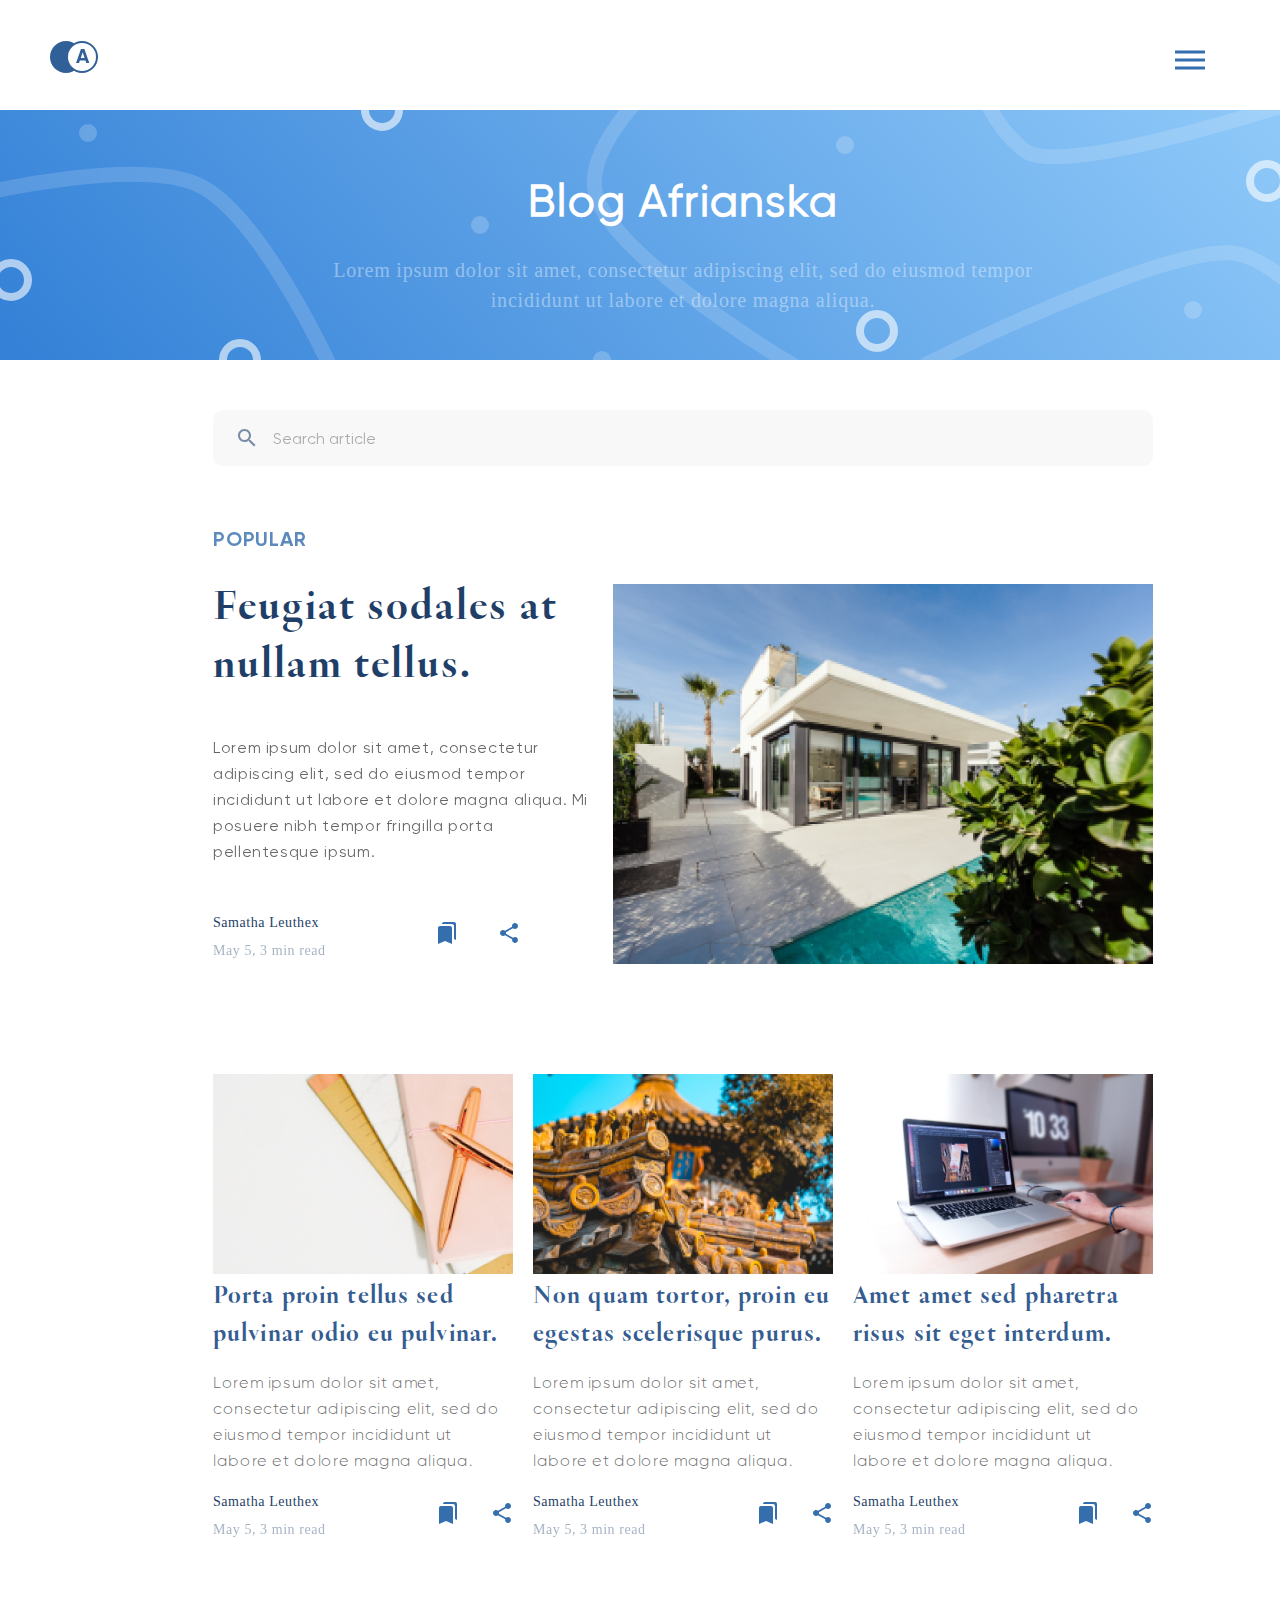
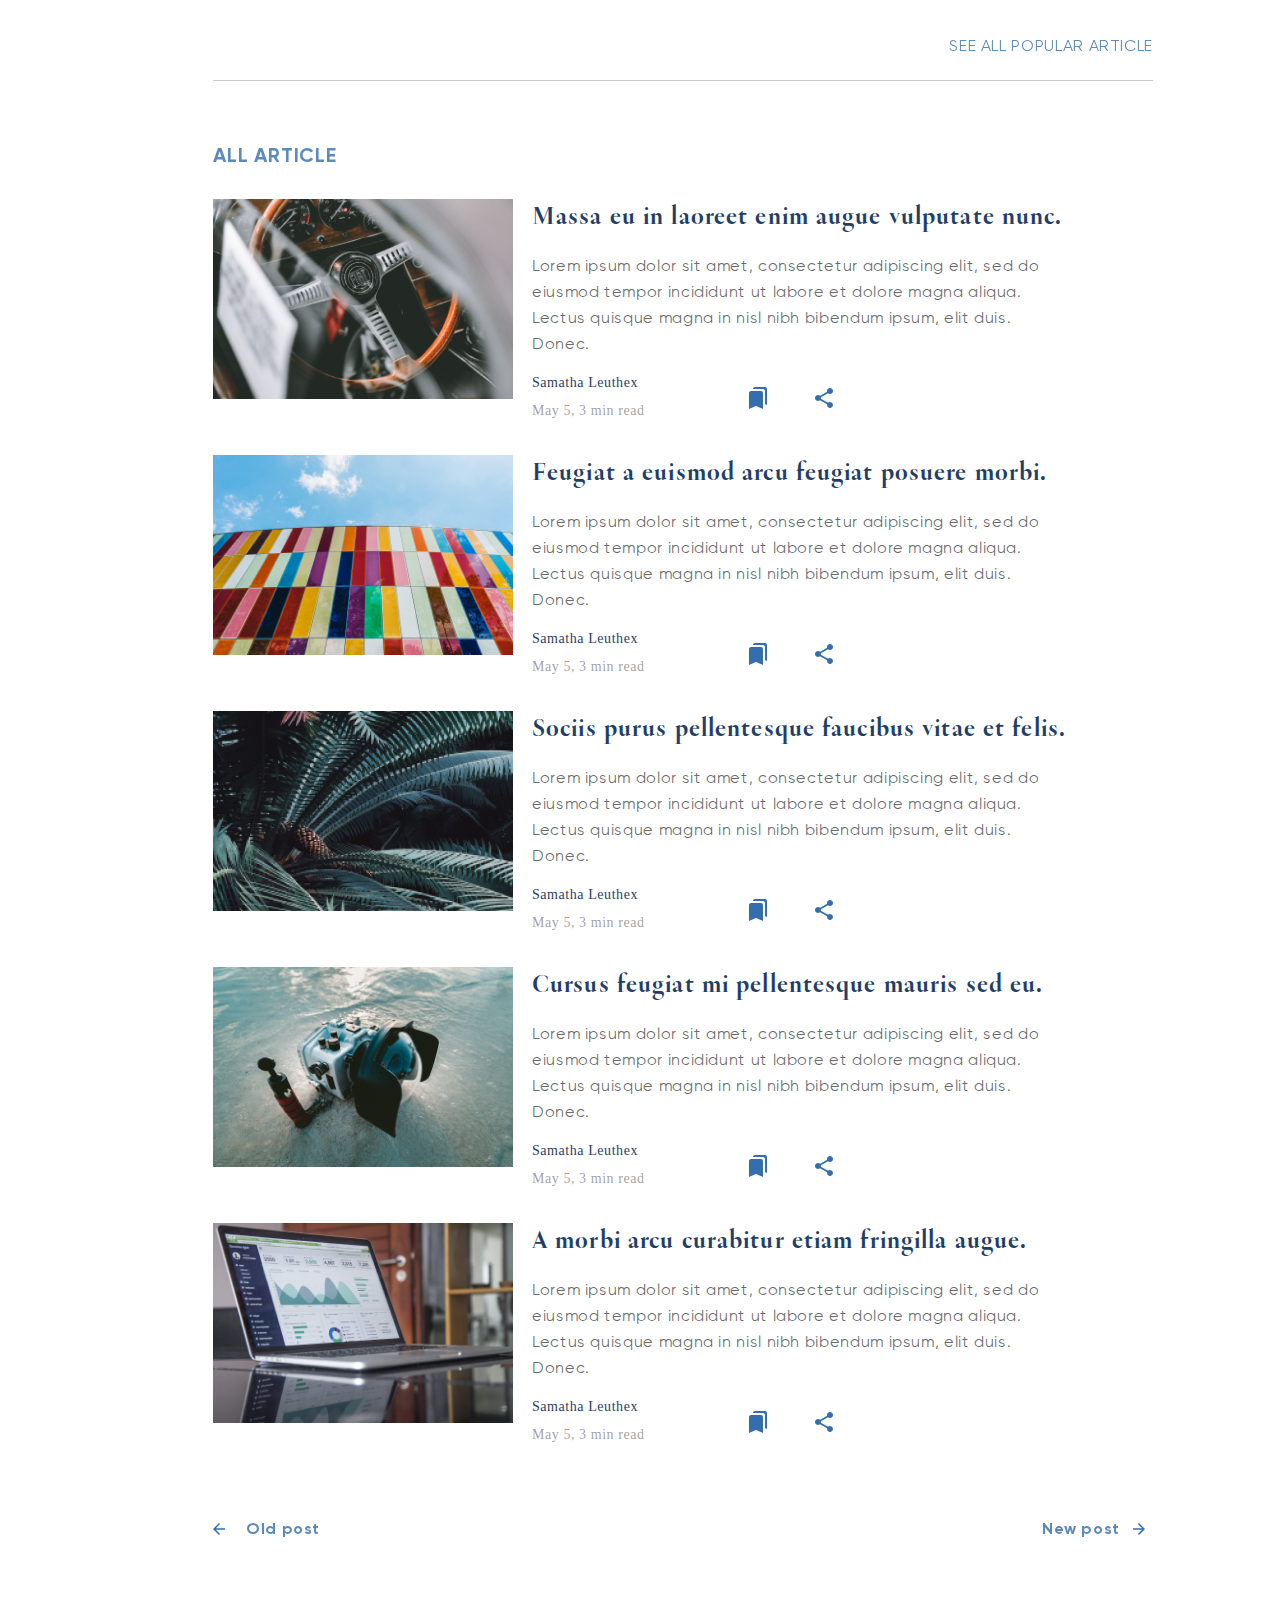
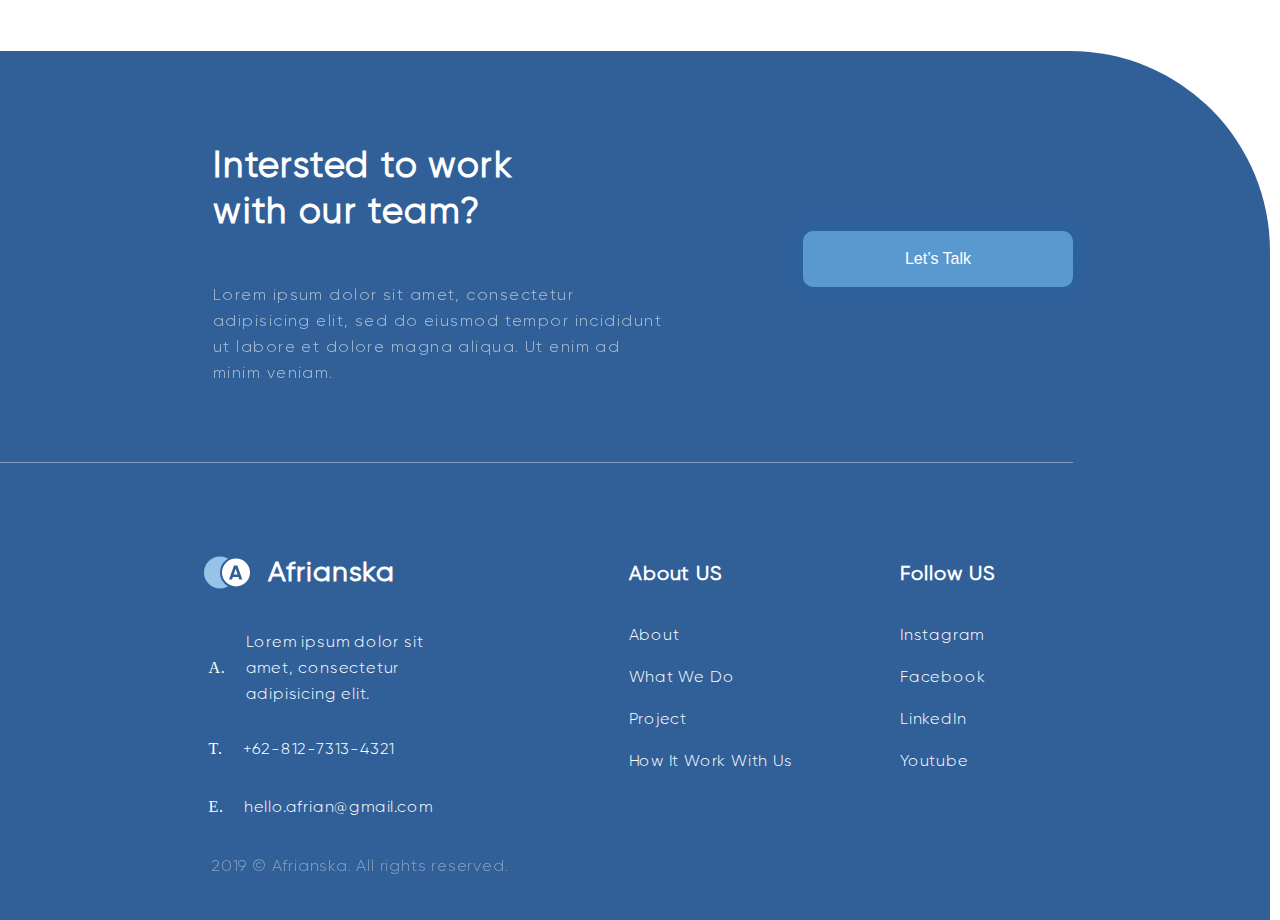
<file: MS_articles/index.html>
<!DOCTYPE html>
<html lang="en">
  <head>
    <meta charset="UTF-8" />
    <meta http-equiv="X-UA-Compatible" content="IE=edge" />
    <meta name="viewport" content="width=device-width, initial-scale=1.0" />
    <title>MediaSoft project</title>
    <link rel="stylesheet" href="style.css" />
  </head>
  <body>
    <header class="header">
      <div class="header__block">
        <div class="logo">
          <a href="#" class="logo_img">
            <img src="img/logo.svg" alt="logo" />
          </a>
        </div>
        <div class="burger-menu">
          <a href="#" class="burger-menu__button">
            <span class="burger-menu__lines"></span>
          </a>

          <nav class="burger-menu__nav">
            <details>
              <summary class="burger-menu__summary-1">About us</summary>
              <ul class="burger-list">
                <li class="burger-menu-el">
                  <a href="#section-1" class="burger-menu__link"
                    >Search articles</a
                  >
                </li>
                <li class="burger-menu-el">
                  <a href="#section-2" class="burger-menu__link"
                    >Popular articles</a
                  >
                </li>
                <li class="burger-menu-el">
                  <a href="#section-3" class="burger-menu__link"
                    >All articles</a
                  >
                </li>
                <li class="burger-menu-el">
                  <a href="#section-4" class="burger-menu__link">Contacts</a>
                </li>
              </ul>
            </details>

            <details>
              <summary class="burger-menu__summary">Follow us</summary>
              <ul class="burger-list">
                <li class="burger-menu-el">
                  <a
                    href="https://www.instagram.com/"
                    class="burger-menu__link"
                    target="_blanc"
                    >Instagram</a
                  >
                </li>
                <li class="burger-menu-el">
                  <a
                    href="www-linkedin.com"
                    class="burger-menu__link"
                    target="_blanc"
                    >LinkedIn</a
                  >
                </li>
                <li class="burger-menu-el">
                  <a
                    href="https://www.facebook.com/"
                    class="burger-menu__link"
                    target="_blanc"
                    >Facebook</a
                  >
                </li>
                <li class="burger-menu-el">
                  <a
                    href="https://vk.com/"
                    class="burger-menu__link"
                    target="_blanc"
                    >Vk</a
                  >
                </li>
              </ul>
            </details>

            <details>
              <summary class="burger-menu__summary">More info</summary>
              <ul class="burger-list">
                <li class="burger-menu-el">
                  <a href="#section-1" class="burger-menu__link"
                    >Information block 1</a
                  >
                </li>
                <li class="burger-menu-el">
                  <a href="#section-1" class="burger-menu__link"
                    >Information block 2</a
                  >
                </li>
                <li class="burger-menu-el">
                  <a href="#section-1" class="burger-menu__link"
                    >Information block 3</a
                  >
                </li>
                <li class="burger-menu-el">
                  <a href="#section-1" class="burger-menu__link"
                    >Information block 4</a
                  >
                </li>
                <li class="burger-menu-el">
                  <a href="#section-1" class="burger-menu__link"
                    >Information block 5</a
                  >
                </li>
                <li class="burger-menu-el">
                  <a href="#section-1" class="burger-menu__link"
                    >Information block 6</a
                  >
                </li>
                <li class="burger-menu-el">
                  <a href="#section-1" class="burger-menu__link"
                    >Information block 7</a
                  >
                </li>
              </ul>
            </details>
          </nav>

          <div class="burger-menu__overlay"></div>
        </div>
      </div>
    </header>

    <section id="section-1" class="head-section">
      <div class="head-content">
        <h1 class="head-section__header">Blog Afrianska</h1>
        <p class="head-section__paragraph">
          Lorem ipsum dolor sit amet, consectetur adipiscing elit, sed do
          eiusmod tempor incididunt ut labore et dolore magna aliqua.
        </p>
      </div>
      <div class="head-section__search">
        <input
          class="head-section__search-bar"
          name="s"
          placeholder="Search article"
          type="search"
        />
      </div>
    </section>

    <section id="section-2" class="articles">
      <div class="top-article">
        <p class="articles__category">POPULAR</p>
        <div class="top-article__left">
          <a class="top-article__link" href="">
            <h2 class="top-article__header">
              Feugiat sodales at nullam tellus.
            </h2></a
          >

          <p class="top-article__paragraph">
            Lorem ipsum dolor sit amet, consectetur adipiscing elit, sed do
            eiusmod tempor incididunt ut labore et dolore magna aliqua. Mi
            posuere nibh tempor fringilla porta pellentesque ipsum.
          </p>
          <div class="top-article__data">
            <div class="top-article__data-container">
              <p class="top-article__name">Samatha Leuthex</p>
              <p class="top-article__month">May 5, 3 min read</p>
            </div>
            <div class="top-article__social-media-container">
              <a href="">
                <img
                  src="img/baseline-bookmarks-24px.svg"
                  alt=""
                  class="top-article__bookmark"
              /></a>
              <a href="">
                <img
                  src="img/ic_share_24px.svg"
                  alt=""
                  class="top-article__resend"
              /></a>
            </div>
          </div>
        </div>
        <div class="top-article__right">
          <img
            class="top-article__picture"
            src="img/Rectangle 5.jpg"
            alt="villa_picture"
          />
        </div>
      </div>
      <div class="another-articles">
        <div class="another-article__one">
          <img src="img/aa_1.jpg" alt="copybooks and pen" />
          <a class="another-articles__link" href="">
            <h3 class="another-article__header">
              Porta proin tellus sed pulvinar odio eu pulvinar.
            </h3>
          </a>
          <p class="another-article__paragraph">
            Lorem ipsum dolor sit amet, consectetur adipiscing elit, sed do
            eiusmod tempor incididunt ut labore et dolore magna aliqua.
          </p>
          <div class="another-articles__data">
            <div class="another-articles__data-container">
              <p class="another-articles__name">Samatha Leuthex</p>
              <p class="another-articles__month">May 5, 3 min read</p>
            </div>
            <div class="another-articles__social-media-container">
              <a href="">
                <img
                  src="img/baseline-bookmarks-24px.svg"
                  alt=""
                  class="another-articles__bookmark"
              /></a>
              <a href="">
                <img
                  src="img/ic_share_24px.svg"
                  alt=""
                  class="another-articles__resend"
              /></a>
            </div>
          </div>
        </div>
        <div class="another-article__two">
          <img src="img/aa_2.jpg" alt="copybooks and pen" />
          <h3 class="another-article__header">
            Non quam tortor, proin eu egestas scelerisque purus.
          </h3>
          <p class="another-article__paragraph">
            Lorem ipsum dolor sit amet, consectetur adipiscing elit, sed do
            eiusmod tempor incididunt ut labore et dolore magna aliqua.
          </p>
          <div class="another-articles__data">
            <div class="another-articles__data-container">
              <p class="another-articles__name">Samatha Leuthex</p>
              <p class="another-articles__month">May 5, 3 min read</p>
            </div>
            <div class="another-articles__social-media-container">
              <a href="">
                <img
                  src="img/baseline-bookmarks-24px.svg"
                  alt=""
                  class="another-articles__bookmark"
              /></a>
              <a href="">
                <img
                  src="img/ic_share_24px.svg"
                  alt=""
                  class="another-articles__resend"
              /></a>
            </div>
          </div>
        </div>
        <div class="another-article__three">
          <img src="img/aa_3.jpg" alt="copybooks and pen" />
          <h3 class="another-article__header">
            Amet amet sed pharetra risus sit eget interdum.
          </h3>
          <p class="another-article__paragraph">
            Lorem ipsum dolor sit amet, consectetur adipiscing elit, sed do
            eiusmod tempor incididunt ut labore et dolore magna aliqua.
          </p>
          <div class="another-articles__data">
            <div class="another-articles__data-container">
              <p class="another-articles__name">Samatha Leuthex</p>
              <p class="another-articles__month">May 5, 3 min read</p>
            </div>
            <div class="another-articles__social-media-container">
              <a href="">
                <img
                  src="img/baseline-bookmarks-24px.svg"
                  alt=""
                  class="another-articles__bookmark"
              /></a>
              <a href="">
                <img
                  src="img/ic_share_24px.svg"
                  alt=""
                  class="another-articles__resend"
              /></a>
            </div>
          </div>
        </div>
      </div>
      <a class="articles-popular__link" href=""
        ><p class="articles__popular">See All Popular Article</p></a
      >
    </section>

    <section id="section-3" class="articles-list">
      <div class="articles-list_container">
        <p class="articles-list__category">ALL ARTICLE</p>
        <div class="articles-list__picture">
          <img src="img/Articles-list one.jpg" alt="" />
        </div>
        <div class="articles-list__data">
          <a class="articles-list__header-link" href=""
            ><h4 class="articles-list__header">
              Massa eu in laoreet enim augue vulputate nunc.
            </h4></a
          >
          <p class="articles-list__paragraph">
            Lorem ipsum dolor sit amet, consectetur adipiscing elit, sed do
            eiusmod tempor incididunt ut labore et dolore magna aliqua. Lectus
            quisque magna in nisl nibh bibendum ipsum, elit duis. Donec.
          </p>
          <div class="articles-list_data-name">
            <div class="articles-list__data-container">
              <p class="articles-list__name">Samatha Leuthex</p>
              <p class="articles-list__month">May 5, 3 min read</p>
            </div>
            <div class="articles-list__social-media-container">
              <a href="">
                <img
                  src="img/baseline-bookmarks-24px.svg"
                  alt=""
                  class="articles-list__bookmark"
              /></a>
              <a href="">
                <img
                  src="img/ic_share_24px.svg"
                  alt=""
                  class="articles-list__resend"
              /></a>
            </div>
          </div>
        </div>
      </div>
      <div class="articles-list_container">
        <div class="articles-list__picture">
          <img src="img/Articles-list two.jpg" alt="" />
        </div>
        <div class="articles-list__data">
          <a class="articles-list__header-link" href=""
            ><h4 class="articles-list__header">
              Feugiat a euismod arcu feugiat posuere morbi.
            </h4></a
          >
          <p class="articles-list__paragraph">
            Lorem ipsum dolor sit amet, consectetur adipiscing elit, sed do
            eiusmod tempor incididunt ut labore et dolore magna aliqua. Lectus
            quisque magna in nisl nibh bibendum ipsum, elit duis. Donec.
          </p>
          <div class="articles-list_data-name">
            <div class="articles-list__data-container">
              <p class="articles-list__name">Samatha Leuthex</p>
              <p class="articles-list__month">May 5, 3 min read</p>
            </div>
            <div class="articles-list__social-media-container">
              <a href="">
                <img
                  src="img/baseline-bookmarks-24px.svg"
                  alt=""
                  class="articles-list__bookmark"
              /></a>
              <a href="">
                <img
                  src="img/ic_share_24px.svg"
                  alt=""
                  class="articles-list__resend"
              /></a>
            </div>
          </div>
        </div>
      </div>
      <div class="articles-list_container">
        <div class="articles-list__picture">
          <img src="img/Articles-list three.jpg" alt="" />
        </div>
        <div class="articles-list__data">
          <a class="articles-list__header-link" href=""
            ><h4 class="articles-list__header">
              Sociis purus pellentesque faucibus vitae et felis.
            </h4></a
          >
          <p class="articles-list__paragraph">
            Lorem ipsum dolor sit amet, consectetur adipiscing elit, sed do
            eiusmod tempor incididunt ut labore et dolore magna aliqua. Lectus
            quisque magna in nisl nibh bibendum ipsum, elit duis. Donec.
          </p>
          <div class="articles-list_data-name">
            <div class="articles-list__data-container">
              <p class="articles-list__name">Samatha Leuthex</p>
              <p class="articles-list__month">May 5, 3 min read</p>
            </div>
            <div class="articles-list__social-media-container">
              <a href="">
                <img
                  src="img/baseline-bookmarks-24px.svg"
                  alt=""
                  class="articles-list__bookmark"
              /></a>
              <a href="">
                <img
                  src="img/ic_share_24px.svg"
                  alt=""
                  class="articles-list__resend"
              /></a>
            </div>
          </div>
        </div>
      </div>
      <div class="articles-list_container">
        <div class="articles-list__picture">
          <img src="img/Articles-list four.jpg" alt="" />
        </div>
        <div class="articles-list__data">
          <a class="articles-list__header-link" href=""
            ><h4 class="articles-list__header">
              Cursus feugiat mi pellentesque mauris sed eu.
            </h4></a
          >
          <p class="articles-list__paragraph">
            Lorem ipsum dolor sit amet, consectetur adipiscing elit, sed do
            eiusmod tempor incididunt ut labore et dolore magna aliqua. Lectus
            quisque magna in nisl nibh bibendum ipsum, elit duis. Donec.
          </p>
          <div class="articles-list_data-name">
            <div class="articles-list__data-container">
              <p class="articles-list__name">Samatha Leuthex</p>
              <p class="articles-list__month">May 5, 3 min read</p>
            </div>
            <div class="articles-list__social-media-container">
              <a href="">
                <img
                  src="img/baseline-bookmarks-24px.svg"
                  alt=""
                  class="articles-list__bookmark"
              /></a>
              <a href="">
                <img
                  src="img/ic_share_24px.svg"
                  alt=""
                  class="articles-list__resend"
              /></a>
            </div>
          </div>
        </div>
      </div>
      <div class="articles-list_container">
        <div class="articles-list__picture">
          <img src="img/Articles-list five.jpg" alt="" />
        </div>
        <div class="articles-list__data">
          <a class="articles-list__header-link" href=""
            ><h4 class="articles-list__header">
              A morbi arcu curabitur etiam fringilla augue.
            </h4></a
          >
          <p class="articles-list__paragraph">
            Lorem ipsum dolor sit amet, consectetur adipiscing elit, sed do
            eiusmod tempor incididunt ut labore et dolore magna aliqua. Lectus
            quisque magna in nisl nibh bibendum ipsum, elit duis. Donec.
          </p>
          <div class="articles-list_data-name">
            <div class="articles-list__data-container">
              <p class="articles-list__name">Samatha Leuthex</p>
              <p class="articles-list__month">May 5, 3 min read</p>
            </div>
            <div class="articles-list__social-media-container">
              <a href="">
                <img
                  src="img/baseline-bookmarks-24px.svg"
                  alt=""
                  class="articles-list__bookmark"
              /></a>
              <a href="">
                <img
                  src="img/ic_share_24px.svg"
                  alt=""
                  class="articles-list__resend"
              /></a>
            </div>
          </div>
        </div>
      </div>
      <div class="articles-list__previous-next">
        <a class="articles-list__bottom-nav-1" href=""
          ><p class="articles-list__old">Old post</p></a
        >
        <a class="articles-list__bottom-nav-2" href=""
          ><p class="articles-list__new">New post</p></a
        >
      </div>
    </section>

    <section id="section-4" class="footer">
      <div class="footer_container">
        <div class="footer_first_container">
          <div class="footer_info">
            <h4 class="footer_header">Intersted to work with our team?</h4>
            <p class="footer_paragraph">
              Lorem ipsum dolor sit amet, consectetur adipisicing elit, sed do
              eiusmod tempor incididunt ut labore et dolore magna aliqua. Ut
              enim ad minim veniam.
            </p>
          </div>
          <button class="footer_button">Let’s Talk</button>
        </div>
        <div class="footer_second_container">
          <div class="footer_contacts">
            <div class="first_column_header">
              <img src="img/footer_logo.svg" alt="logo" />
              <h5 class="footer_second_header">Afrianska</h5>
            </div>

            <ul class="footer_data">
              <li class="footer_elements">
                <p class="footer_letters">A.</p>
                <p class="footer_elements_space">
                  Lorem ipsum dolor sit amet, consectetur adipisicing elit.
                </p>
              </li>
              <li class="footer_elements">
                <p class="footer_letters">T.</p>
                <a class="footer_elements_space" href="tel:+6281273134321"
                  >+62-812-7313-4321</a
                >
              </li>
              <li class="footer_elements">
                <p class="footer_letters">E.</p>
                <a
                  href="mailto:hello.afrian@gmail.com"
                  class="footer_elements_space"
                  >hello.afrian@gmail.com</a
                >
              </li>
            </ul>
          </div>
          <div class="footer_abous-us-data">
            <h5 class="footer_third_header">About US</h5>
            <ul class="footer_about">
              <li class="footer_about_item">
                <a class="footer_about_item_link" href="" target="blank_"
                  >About</a
                >
              </li>
              <li class="footer_about_item">
                <a class="footer_about_item_link" href="" target="blank_"
                  >What We Do</a
                >
              </li>
              <li class="footer_about_item">
                <a class="footer_about_item_link" href="" target="blank_"
                  >Project</a
                >
              </li>
              <li class="footer_about_item">
                <a class="footer_about_item_link" href="" target="blank_"
                  >How It Work With Us</a
                >
              </li>
            </ul>
          </div>
          <div class="footer_social-media-data">
            <h5 class="footer_third_header">Follow US</h5>
            <ul class="footer_social">
              <li class="footer_social_item">
                <a
                  class="footer_social_item__link"
                  href="https://www.instagram.com/"
                  target="blank_"
                  >Instagram</a
                >
              </li>
              <li class="footer_social_item">
                <a
                  class="footer_social_item__link"
                  href="https://www.facebook.com/"
                  target="blank_"
                  >Facebook</a
                >
              </li>
              <li class="footer_social_item">
                <a
                  class="footer_social_item__link"
                  href="https://www.linkedin.com/"
                  target="blank_"
                  >LinkedIn</a
                >
              </li>
              <li class="footer_social_item">
                <a
                  class="footer_social_item__link"
                  href="https://www.youtube.com/"
                  target="blank_"
                  >Youtube</a
                >
              </li>
            </ul>
          </div>
        </div>
        <p class="footer_copyrights">2019 © Afrianska. All rights reserved.</p>
      </div>
    </section>
    <script src="jquery-3.6.0.js"></script>
    <script src="script.js"></script>
  </body>
</html>
</file>
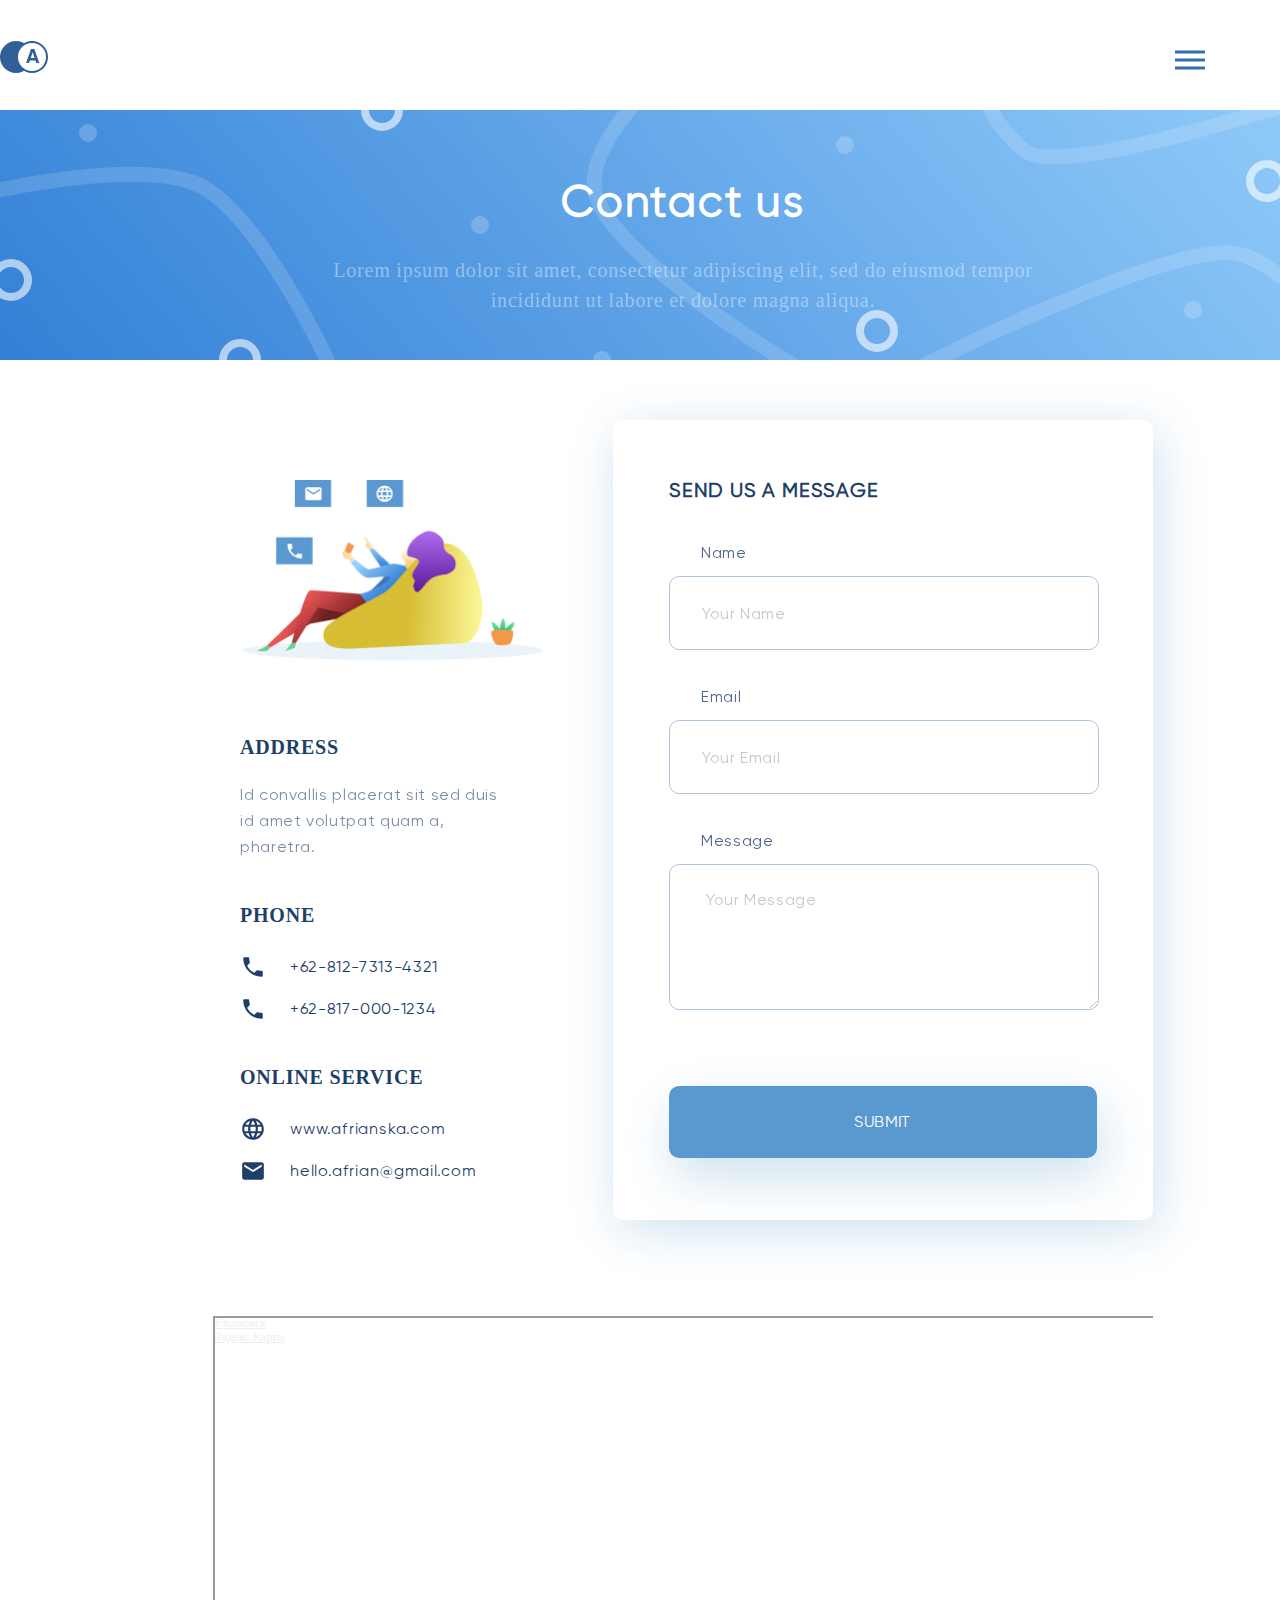
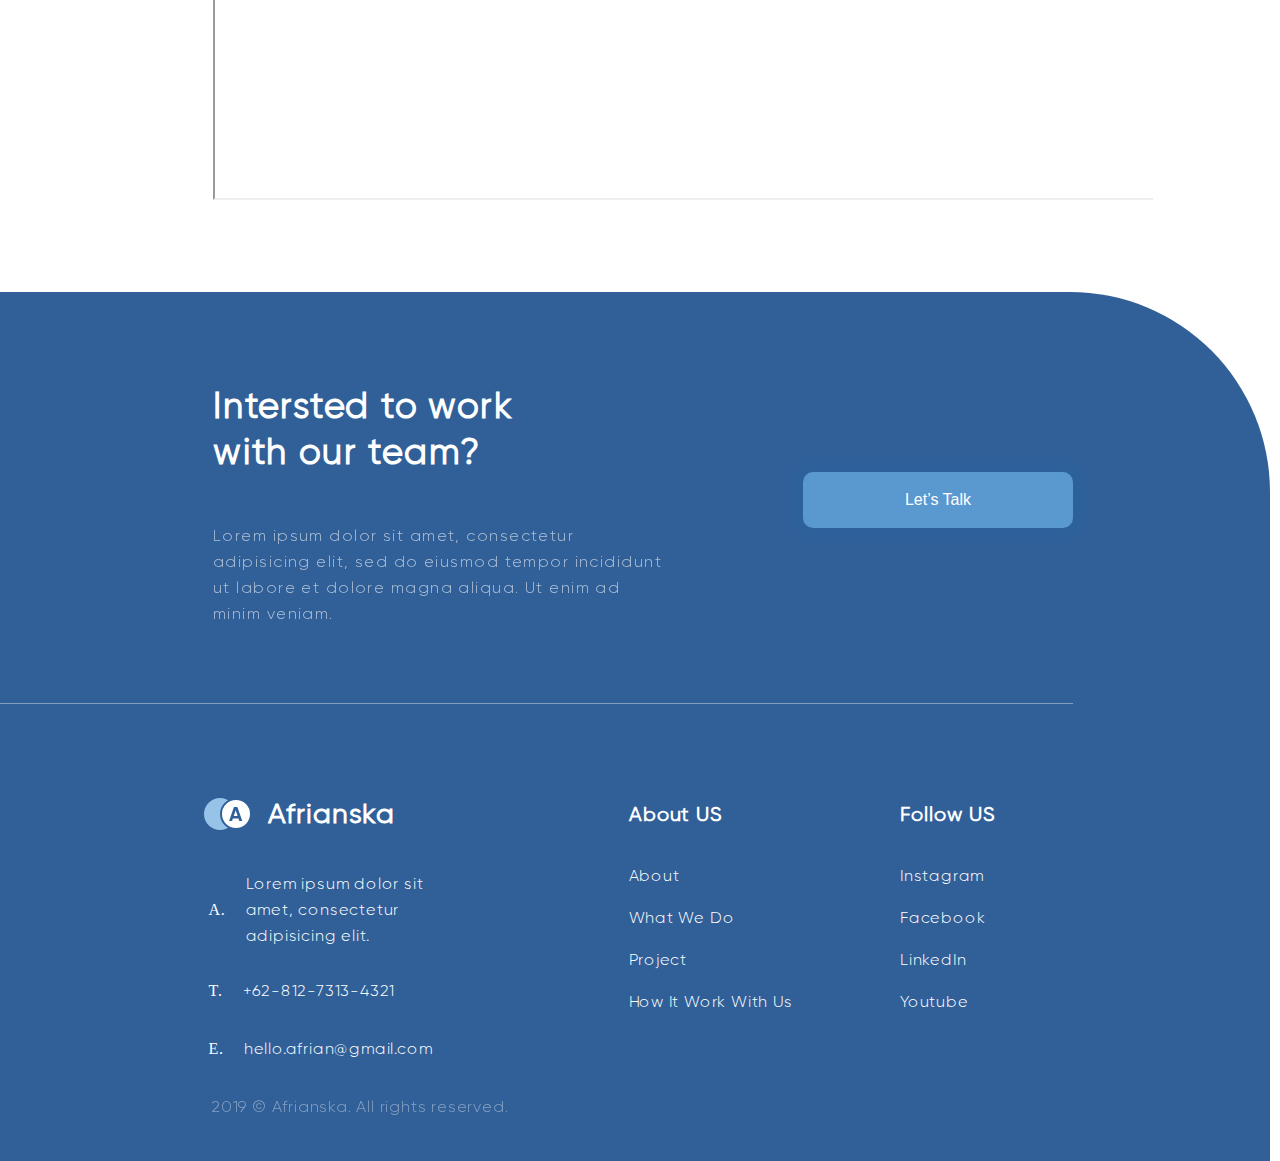
<file: MS_form/index.html>
<!DOCTYPE html>
<html lang="en">
  <head>
    <meta charset="UTF-8" />
    <meta http-equiv="X-UA-Compatible" content="IE=edge" />
    <meta name="viewport" content="width=device-width, initial-scale=1.0" />
    <title>MediaSoft project</title>
    <link rel="stylesheet" href="style.css" />
  </head>
  <body>
    <header class="header">
      <div class="header__block">
        <div class="logo">
          <a href="#" class="logo_img">
            <img src="img/logo.svg" alt="logo" />
          </a>
        </div>
        <div class="burger-menu">
          <a href="#" class="burger-menu__button">
            <span class="burger-menu__lines"></span>
          </a>

          <nav class="burger-menu__nav">
            <details>
              <summary class="burger-menu__summary-1">About us</summary>
              <ul class="burger-list">
                <li class="burger-menu-el">
                  <a href="#section-1" class="burger-menu__link"
                    >Search articles</a
                  >
                </li>
                <li class="burger-menu-el">
                  <a href="#section-2" class="burger-menu__link"
                    >Popular articles</a
                  >
                </li>
                <li class="burger-menu-el">
                  <a href="#section-3" class="burger-menu__link"
                    >All articles</a
                  >
                </li>
                <li class="burger-menu-el">
                  <a href="#section-4" class="burger-menu__link">Contacts</a>
                </li>
              </ul>
            </details>

            <details>
              <summary class="burger-menu__summary">Follow us</summary>
              <ul class="burger-list">
                <li class="burger-menu-el">
                  <a
                    href="https://www.instagram.com/"
                    class="burger-menu__link"
                    target="_blanc"
                    >Instagram</a
                  >
                </li>
                <li class="burger-menu-el">
                  <a
                    href="www-linkedin.com"
                    class="burger-menu__link"
                    target="_blanc"
                    >LinkedIn</a
                  >
                </li>
                <li class="burger-menu-el">
                  <a
                    href="https://www.facebook.com/"
                    class="burger-menu__link"
                    target="_blanc"
                    >Facebook</a
                  >
                </li>
                <li class="burger-menu-el">
                  <a
                    href="https://vk.com/"
                    class="burger-menu__link"
                    target="_blanc"
                    >Vk</a
                  >
                </li>
              </ul>
            </details>

            <details>
              <summary class="burger-menu__summary">More info</summary>
              <ul class="burger-list">
                <li class="burger-menu-el">
                  <a href="#section-1" class="burger-menu__link"
                    >Information block 1</a
                  >
                </li>
                <li class="burger-menu-el">
                  <a href="#section-1" class="burger-menu__link"
                    >Information block 2</a
                  >
                </li>
                <li class="burger-menu-el">
                  <a href="#section-1" class="burger-menu__link"
                    >Information block 3</a
                  >
                </li>
                <li class="burger-menu-el">
                  <a href="#section-1" class="burger-menu__link"
                    >Information block 4</a
                  >
                </li>
                <li class="burger-menu-el">
                  <a href="#section-1" class="burger-menu__link"
                    >Information block 5</a
                  >
                </li>
                <li class="burger-menu-el">
                  <a href="#section-1" class="burger-menu__link"
                    >Information block 6</a
                  >
                </li>
                <li class="burger-menu-el">
                  <a href="#section-1" class="burger-menu__link"
                    >Information block 7</a
                  >
                </li>
              </ul>
            </details>
          </nav>

          <div class="burger-menu__overlay"></div>
        </div>
      </div>
    </header>

    <section id="section-1" class="head-section">
      <div class="head-content">
        <h1 class="head-section__header">Contact us</h1>
        <p class="head-section__paragraph">
          Lorem ipsum dolor sit amet, consectetur adipiscing elit, sed do
          eiusmod tempor incididunt ut labore et dolore magna aliqua.
        </p>
      </div>
    </section>

    <section class="feedback-section">
      <div class="feedback-top">
        <div class="feedback-section__contacts">
          <div class="feedback-section__contacts-img"></div>
          <div class="feedback-section__container">
            <h3 class="feedback-section__address">ADDRESS</h3>
            <p class="feedback-section__paragraph">
              Id convallis placerat sit sed duis id amet volutpat quam a,
              pharetra.
            </p>
            <h3 class="feedback-section__phone">PHONE</h3>
            <a
              href="tel:+62-812-7313-4321"
              class="feedback-section__phone-number-1"
              >+62-812-7313-4321</a
            >
            <a
              href="tel:+62-817-000-1234"
              class="feedback-section__phone-number-2"
              >+62-817-000-1234</a
            >
            <h3 class="feedback-section__phone">ONLINE SERVICE</h3>
            <a
              href="https:www.afrianska.com"
              class="feedback-section__webpage-1"
              >www.afrianska.com</a
            >
            <a
              href="https:hello.afrian@gmail.com"
              class="feedback-section__webpage-2"
              >hello.afrian@gmail.com</a
            >
          </div>
        </div>
        <div class="feedback-section__form">
          <form
            action="https://jsonplaceholder.typicode.com/posts"
            autocomplete="on"
            method="POST"
            class="feedback-section__form-container"
          >
            <h4 class="feedback-section__header">Send us a message</h4>
            <div class="feedback-section__input-container">
              <label class="feedback-section__subheaders" for="name"
                >Name</label
              >
              <input
                type="text"
                name="name"
                placeholder="Your Name"
                class="feedback-section__inputs feedback-section__name-subheader"
              ></input>
            </div>

            <div class="feedback-section__input-container">
              <label class="feedback-section__subheaders " for="email"
                >Email</label
              >
              <input class="feedback-section__inputs feedback-section__email-subheader" type="email" name="email" placeholder="Your Email" />
            </div>

            <div class="feedback-section__input-container">
              <label class="feedback-section__subheaders feedback-section__text-subheader" for="text"
                >Message</label
              >
              <textarea name="text" placeholder="Your Message" class="feedback-section__inputs feedback-section__text-container"></textarea>
            </div>

            <div>
              <button class="feedback-section__button">Submit</button>
            </div>
          </form>
        </div>
      </div>
      <div class="feedback-secton__how-to-find">
        <div style="position:relative;overflow:hidden;"><a href="https://yandex.ru/maps/195/ulyanovsk/?utm_medium=mapframe&utm_source=maps" style="color:#eee;font-size:12px;position:absolute;top:0px;">Ульяновск</a><a href="https://yandex.ru/maps/195/ulyanovsk/?feedback=map%2Fedit&feedback-context=map.context&indoorLevel=3&ll=48.396018%2C54.319757&utm_medium=mapframe&utm_source=maps&z=19.4" style="color:#eee;font-size:12px;position:absolute;top:14px;">Яндекс Карты</a><iframe src="https://yandex.ru/map-widget/v1/-/CCUJf-RhoA" width="940" height="480" frameborder="1" allowfullscreen="true" style="position:relative;"></iframe></div>
      </div>
    </section>

    <section id="section-4" class="footer">
      <div class="footer_container">
        <div class="footer_first_container">
          <div class="footer_info">
            <h4 class="footer_header">Intersted to work with our team?</h4>
            <p class="footer_paragraph">
              Lorem ipsum dolor sit amet, consectetur adipisicing elit, sed do
              eiusmod tempor incididunt ut labore et dolore magna aliqua. Ut
              enim ad minim veniam.
            </p>
          </div>
          <button class="footer_button">Let’s Talk</button>
        </div>
        <div class="footer_second_container">
          <div class="footer_contacts">
            <div class="first_column_header">
              <img src="img/footer_logo.svg" alt="logo" />
              <h5 class="footer_second_header">Afrianska</h5>
            </div>

            <ul class="footer_data">
              <li class="footer_elements">
                <p class="footer_letters">A.</p>
                <p class="footer_elements_space">
                  Lorem ipsum dolor sit amet, consectetur adipisicing elit.
                </p>
              </li>
              <li class="footer_elements">
                <p class="footer_letters">T.</p>
                <a class="footer_elements_space" href="tel:+6281273134321"
                  >+62-812-7313-4321</a
                >
              </li>
              <li class="footer_elements">
                <p class="footer_letters">E.</p>
                <a
                  href="mailto:hello.afrian@gmail.com"
                  class="footer_elements_space"
                  >hello.afrian@gmail.com</a
                >
              </li>
            </ul>
          </div>
          <div class="footer_abous-us-data">
            <h5 class="footer_third_header">About US</h5>
            <ul class="footer_about">
              <li class="footer_about_item">
                <a class="footer_about_item_link" href="" target="blank_"
                  >About</a
                >
              </li>
              <li class="footer_about_item">
                <a class="footer_about_item_link" href="" target="blank_"
                  >What We Do</a
                >
              </li>
              <li class="footer_about_item">
                <a class="footer_about_item_link" href="" target="blank_"
                  >Project</a
                >
              </li>
              <li class="footer_about_item">
                <a class="footer_about_item_link" href="" target="blank_"
                  >How It Work With Us</a
                >
              </li>
            </ul>
          </div>
          <div class="footer_social-media-data">
            <h5 class="footer_third_header">Follow US</h5>
            <ul class="footer_social">
              <li class="footer_social_item">
                <a
                  class="footer_social_item__link"
                  href="https://www.instagram.com/"
                  target="blank_"
                  >Instagram</a
                >
              </li>
              <li class="footer_social_item">
                <a
                  class="footer_social_item__link"
                  href="https://www.facebook.com/"
                  target="blank_"
                  >Facebook</a
                >
              </li>
              <li class="footer_social_item">
                <a
                  class="footer_social_item__link"
                  href="https://www.linkedin.com/"
                  target="blank_"
                  >LinkedIn</a
                >
              </li>
              <li class="footer_social_item">
                <a
                  class="footer_social_item__link"
                  href="https://www.youtube.com/"
                  target="blank_"
                  >Youtube</a
                >
              </li>
            </ul>
          </div>
        </div>
        <p class="footer_copyrights">2019 © Afrianska. All rights reserved.</p>
      </div>
    </section>
    <script src="jquery-3.6.0.js"></script>
    <script src="script.js"></script>
  </body>
</html>
</file>
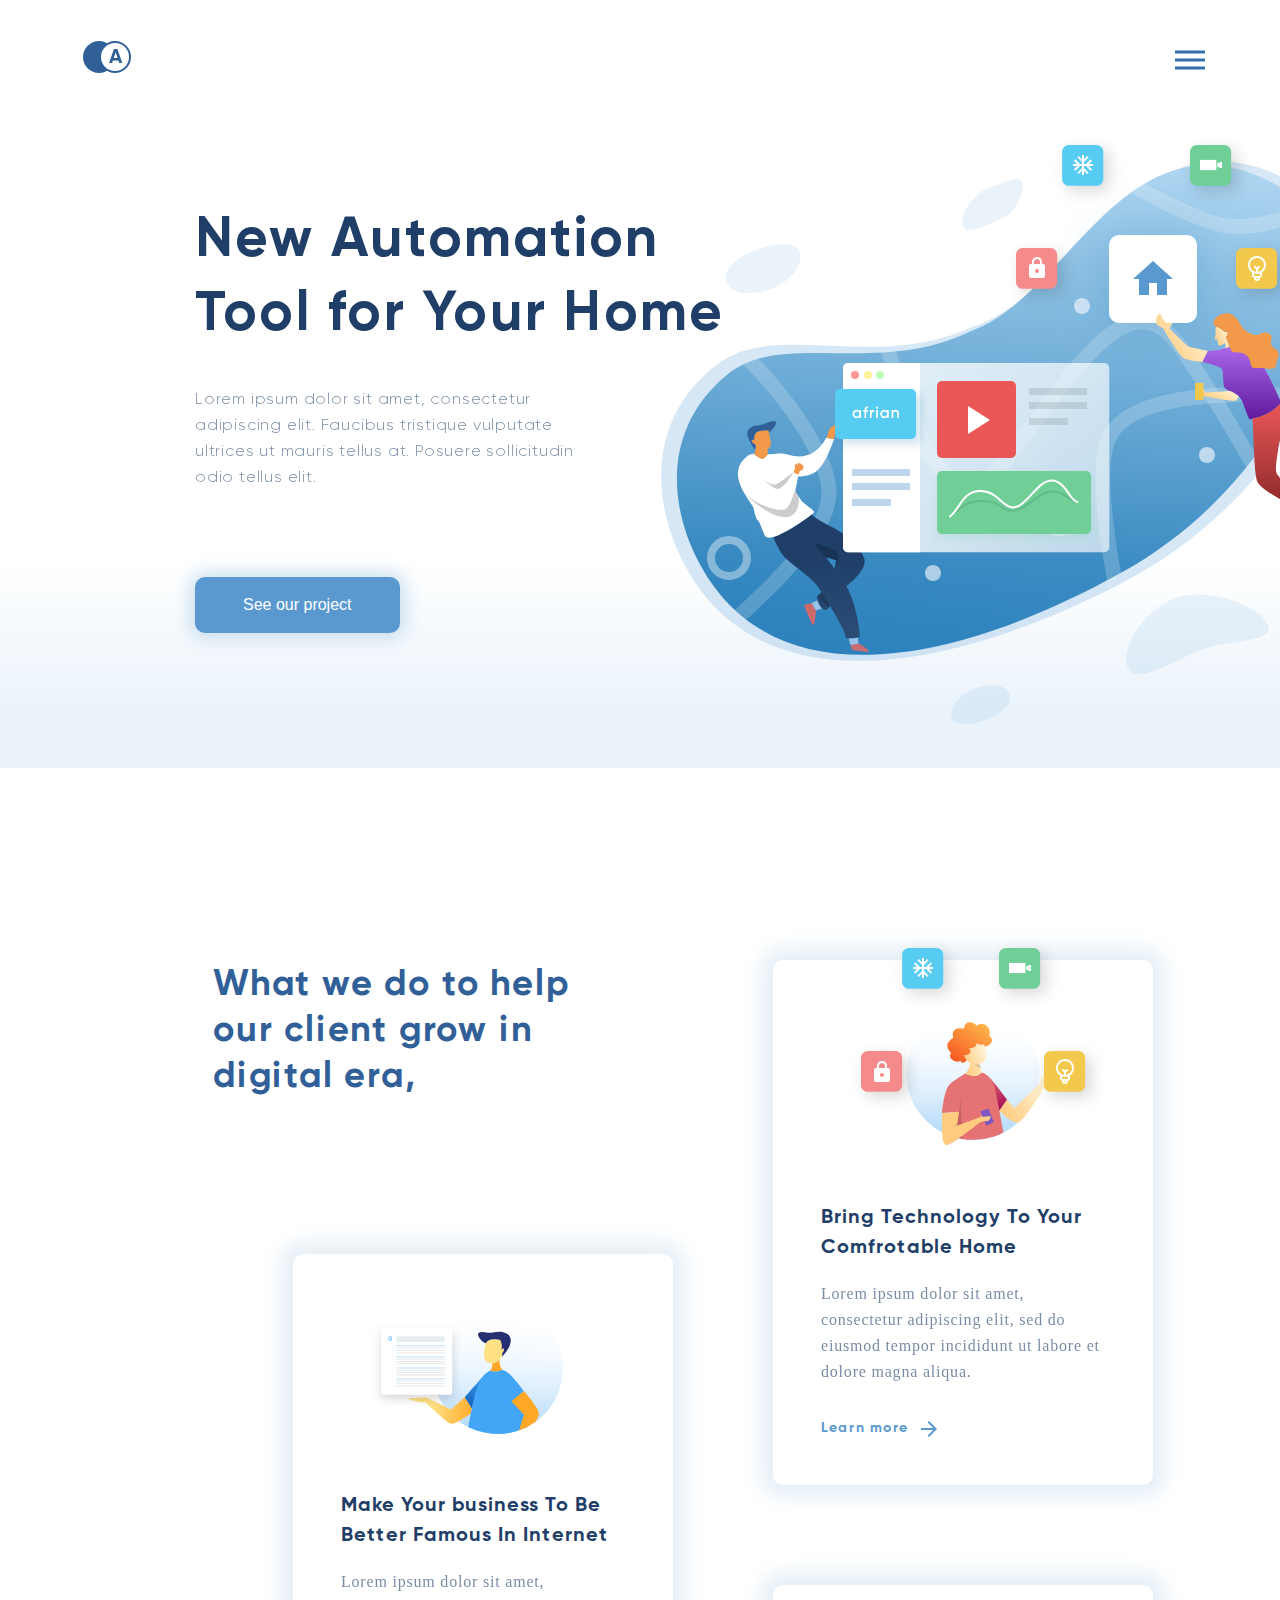
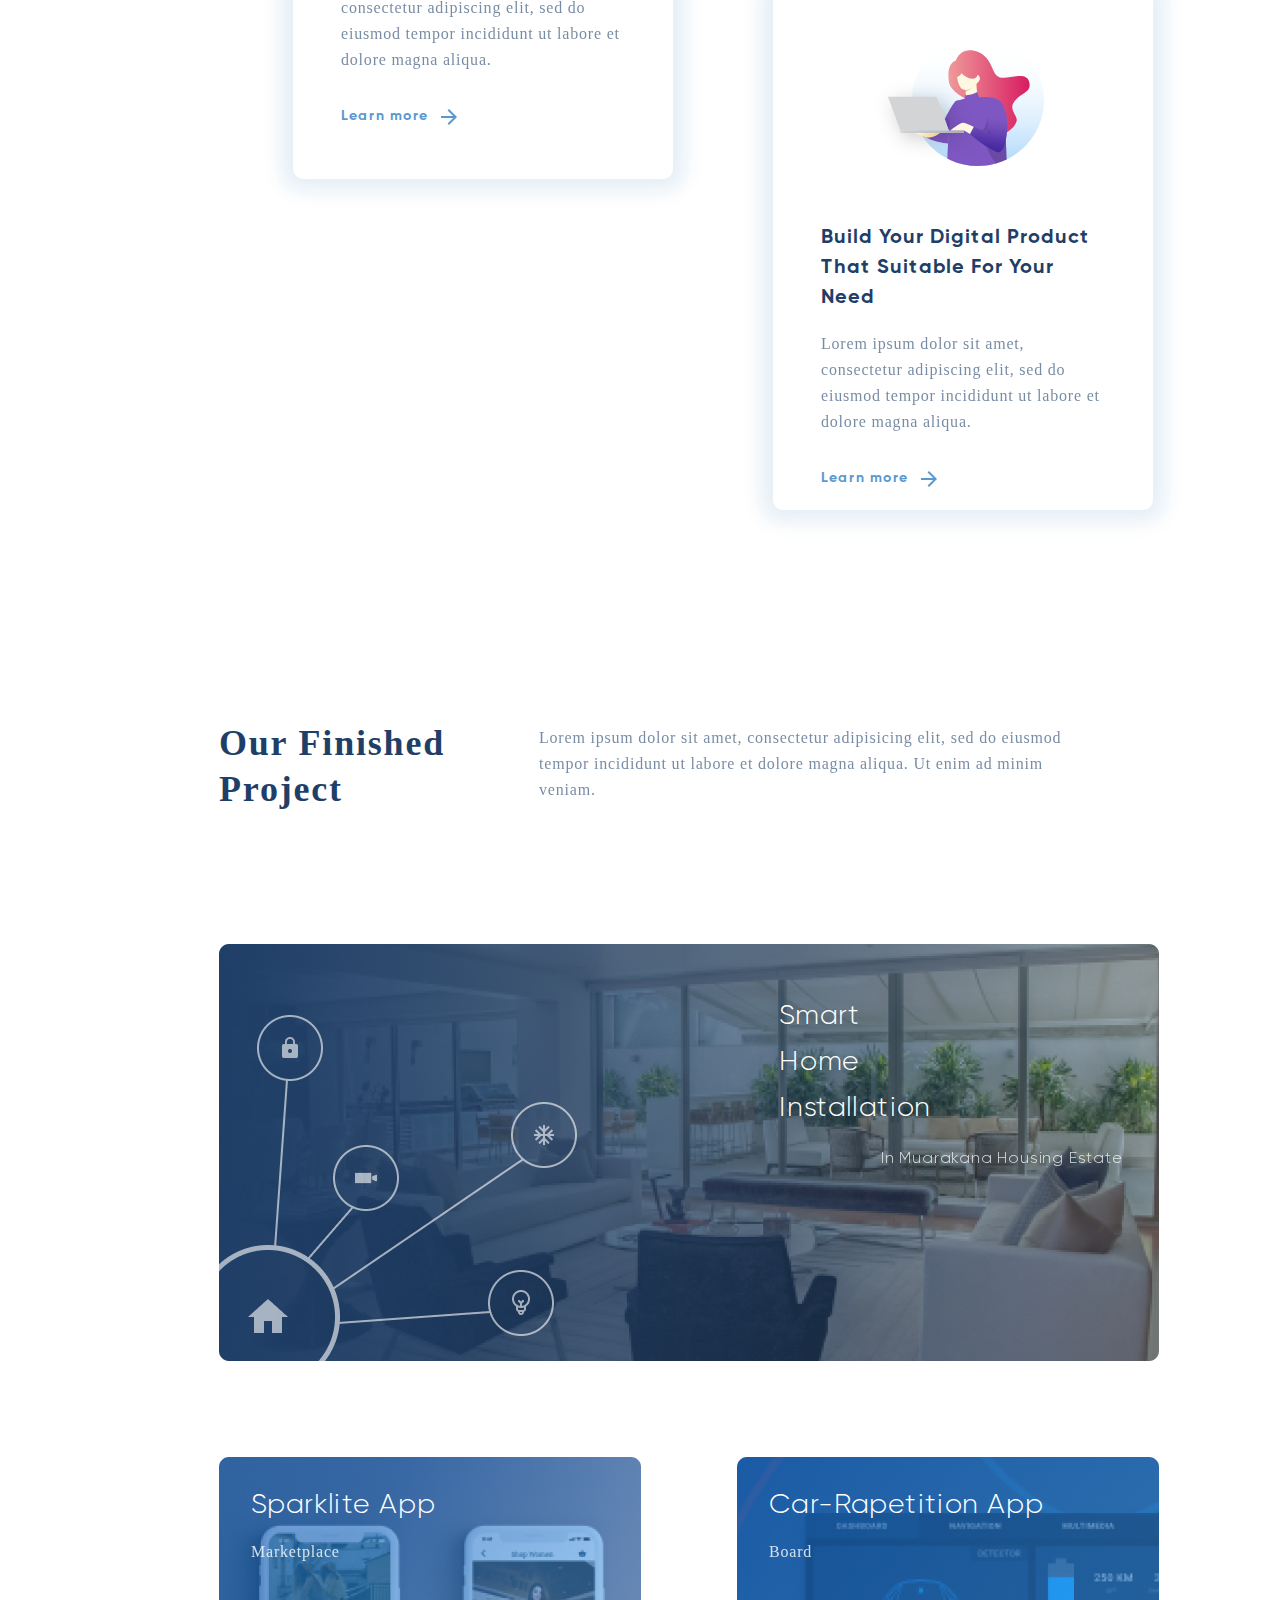
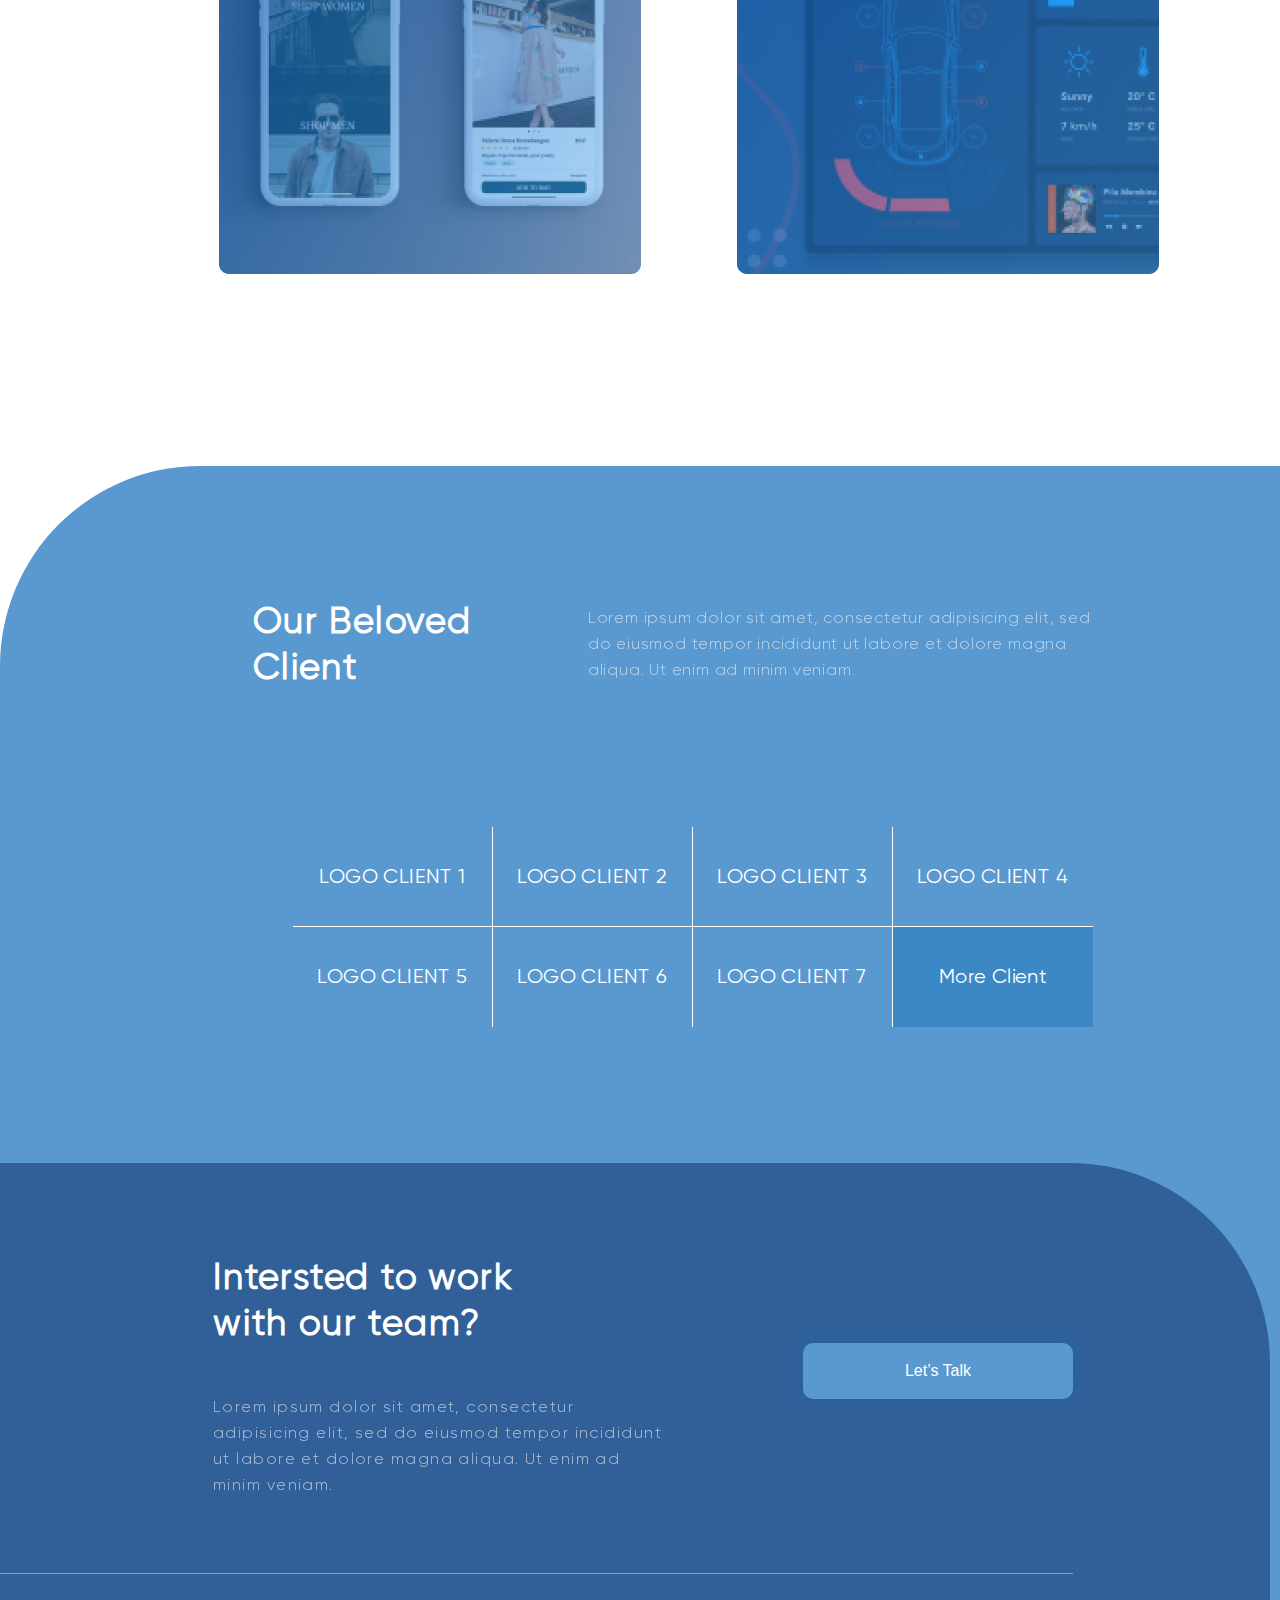
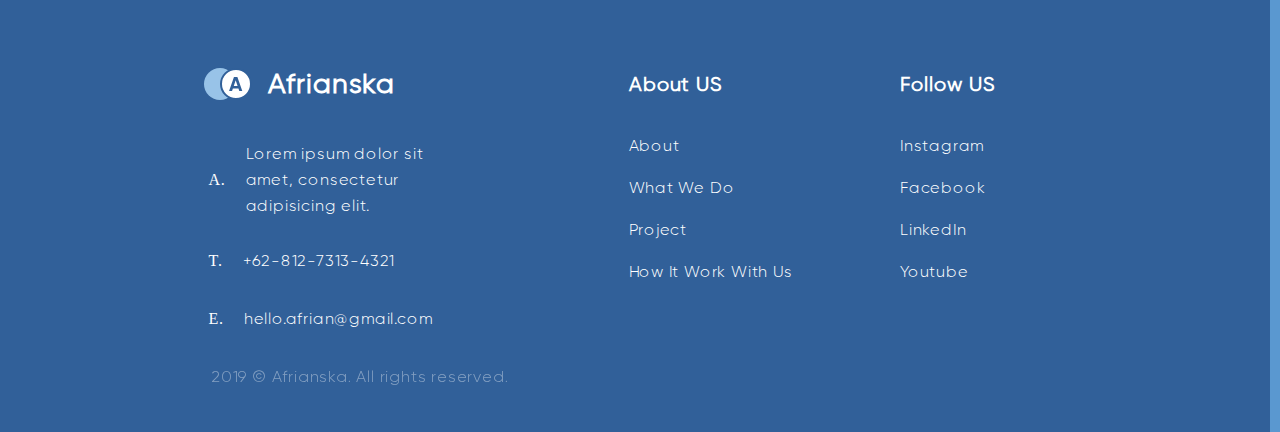
<file: MS_main-page/index.html>
<!DOCTYPE html>
<html lang="en">
  <head>
    <meta charset="UTF-8" />
    <meta http-equiv="X-UA-Compatible" content="IE=edge" />
    <meta name="viewport" content="width=device-width, initial-scale=1.0" />
    <title>MediaSoft project</title>
    <link rel="stylesheet" href="style.css" />
  </head>
  <body>
    <header class="header">
      <div class="header__block">
        <div class="logo">
          <a href="#" class="logo_img">
            <img class="logo-img" src="img/logo.svg" alt="logo" />
          </a>
        </div>
        <div class="burger-menu">
          <a href="#" class="burger-menu__button">
            <span class="burger-menu__lines"></span>
          </a>

          <nav class="burger-menu__nav">
            <details>
              <summary class="burger-menu__summary-1">About us</summary>
              <ul class="burger-list">
                <li class="burger-menu-el">
                  <a href="#section-1" class="burger-menu__link">About</a>
                </li>
                <li class="burger-menu-el">
                  <a href="#section-2" class="burger-menu__link">What We Do</a>
                </li>
                <li class="burger-menu-el">
                  <a href="#section-3" class="burger-menu__link">Project</a>
                </li>
                <li class="burger-menu-el">
                  <a href="#section-4" class="burger-menu__link"
                    >How It Work With Us</a
                  >
                </li>
                <li class="burger-menu-el">
                  <a href="#section-5" class="burger-menu__link">Contacts</a>
                </li>
              </ul>
            </details>

            <details>
              <summary class="burger-menu__summary">Follow us</summary>
              <ul class="burger-list">
                <li class="burger-menu-el">
                  <a
                    href="https://www.instagram.com/"
                    class="burger-menu__link"
                    target="_blanc"
                    >Instagram</a
                  >
                </li>
                <li class="burger-menu-el">
                  <a
                    href="www-linkedin.com"
                    class="burger-menu__link"
                    target="_blanc"
                    >LinkedIn</a
                  >
                </li>
                <li class="burger-menu-el">
                  <a
                    href="https://www.facebook.com/"
                    class="burger-menu__link"
                    target="_blanc"
                    >Facebook</a
                  >
                </li>
                <li class="burger-menu-el">
                  <a
                    href="https://vk.com/"
                    class="burger-menu__link"
                    target="_blanc"
                    >Vk</a
                  >
                </li>
              </ul>
            </details>

            <details>
              <summary class="burger-menu__summary">More info</summary>
              <ul class="burger-list">
                <li class="burger-menu-el">
                  <a href="#section-1" class="burger-menu__link"
                    >Information block 1</a
                  >
                </li>
                <li class="burger-menu-el">
                  <a href="#section-1" class="burger-menu__link"
                    >Information block 2</a
                  >
                </li>
                <li class="burger-menu-el">
                  <a href="#section-1" class="burger-menu__link"
                    >Information block 3</a
                  >
                </li>
                <li class="burger-menu-el">
                  <a href="#section-1" class="burger-menu__link"
                    >Information block 4</a
                  >
                </li>
                <li class="burger-menu-el">
                  <a href="#section-1" class="burger-menu__link"
                    >Information block 5</a
                  >
                </li>
                <li class="burger-menu-el">
                  <a href="#section-1" class="burger-menu__link"
                    >Information block 6</a
                  >
                </li>
                <li class="burger-menu-el">
                  <a href="#section-1" class="burger-menu__link"
                    >Information block 7</a
                  >
                </li>
              </ul>
            </details>
          </nav>

          <div class="burger-menu__overlay"></div>
        </div>
      </div>
    </header>
    <section id="section-1" class="main_block_background">
      <div class="main_block">
        <div class="main_wrapper">
          <h1 class="main_title">New Automation Tool for Your Home</h1>
          <p class="main_paragraph">
            Lorem ipsum dolor sit amet, consectetur adipiscing elit. Faucibus
            tristique vulputate ultrices ut mauris tellus at. Posuere
            sollicitudin odio tellus elit.
          </p>
          <button class="header__btn">See our project</button>
        </div>
      </div>
    </section>
    <section id="section-2" class="offer_section">
      <h2 class="offer_header">
        What we do to help our client grow in digital era,
      </h2>
      <div class="snippet_one">
        <img
          class="snippet_image"
          src="img/snippet_one.svg"
          alt="an image with a guy, who shows opportunities of the site"
        />
        <h3 class="snippet_header">
          Bring Technology To Your Comfrotable Home
        </h3>
        <p class="snipper_paragraph">
          Lorem ipsum dolor sit amet, consectetur adipiscing elit, sed do
          eiusmod tempor incididunt ut labore et dolore magna aliqua.
        </p>
        <a href="#" class="snippet_link">Learn more</a>
      </div>
      <div class="snippet_two">
        <img
          class="snippet_image_two"
          src="img/snippet_two.svg"
          alt="an image with a guy, who shows opportunities of the site"
        />
        <h3 class="snippet_header">
          Make Your business To Be Better Famous In Internet
        </h3>
        <p class="snipper_paragraph">
          Lorem ipsum dolor sit amet, consectetur adipiscing elit, sed do
          eiusmod tempor incididunt ut labore et dolore magna aliqua.
        </p>
        <a href="#" class="snippet_link">Learn more</a>
      </div>
      <div class="snippet_three">
        <img
          class="snippet_image_three"
          src="img/snippet_three.svg"
          alt="an image with a guy, who shows opportunities of the site"
        />
        <h3 class="snippet_header">
          Build Your Digital Product That Suitable For Your Need
        </h3>
        <p class="snipper_paragraph">
          Lorem ipsum dolor sit amet, consectetur adipiscing elit, sed do
          eiusmod tempor incididunt ut labore et dolore magna aliqua.
        </p>
        <a href="#" class="snippet_link">Learn more</a>
      </div>
    </section>
    <section id="section-3" class="projects">
      <div class="projects_container">
        <h3 class="projects_header">Our Finished Project</h3>
        <p class="projects_paragraph">
          Lorem ipsum dolor sit amet, consectetur adipisicing elit, sed do
          eiusmod tempor incididunt ut labore et dolore magna aliqua. Ut enim ad
          minim veniam.
        </p>
      </div>
      <div class="projects_board_big">
        <h4 class="project_demo_header">Smart Home Installation</h4>
        <p class="project_demo_paragraph">In Muarakana Housing Estate</p>
      </div>

      <ul class="project_list">
        <li class="project_item_one">
          <h5 class="project_item_header_one">Sparklite App</h5>
          <p class="project_item_paragraph_one">Marketplace</p>
        </li>
        <li class="project_item_two">
          <h5 class="project_item_header_two">Car-Rapetition App</h5>
          <p class="project_item_paragraph_two">Board</p>
        </li>
      </ul>
    </section>
    <section id="section-4" class="clients">
      <div class="clinets_container">
        <h3 class="clintes_header">Our Beloved Client</h3>
        <p class="clients_paragraph">
          Lorem ipsum dolor sit amet, consectetur adipisicing elit, sed do
          eiusmod tempor incididunt ut labore et dolore magna aliqua. Ut enim ad
          minim veniam.
        </p>
      </div>
      <div class="clients_list_container">
        <ul class="client_list_first">
          <li class="client_item_top">LOGO CLIENT 1</li>
          <li class="client_item_top">LOGO CLIENT 2</li>
          <li class="client_item_top">LOGO CLIENT 3</li>
          <li class="client_item_top">LOGO CLIENT 4</li>
        </ul>
        <ul class="client_list_second">
          <li class="client_item_bottom">LOGO CLIENT 5</li>
          <li class="client_item_bottom">LOGO CLIENT 6</li>
          <li class="client_item_bottom">LOGO CLIENT 7</li>
          <li class="client_item_bottom">
            <a class="client_link" href="">More Client</a>
          </li>
        </ul>
      </div>
      <div class="clients-list__mobile">
        <ul class="clinets-list__mobile-tab">
          <li class="clinets-list__mobile-el">LOGO CLIENT 1</li>
          <li class="clinets-list__mobile-el">LOGO CLIENT 2</li>
          <li class="clinets-list__mobile-el">LOGO CLIENT 3</li>
          <li class="clinets-list__mobile-el">LOGO CLIENT 4</li>
          <li class="clinets-list__mobile-el client-item__bottom-mobile">
            More Client
          </li>
        </ul>
      </div>
    </section>
    <section id="section-5" class="footer">
      <div class="footer_container">
        <div class="footer_first_container">
          <div class="footer_info">
            <h4 class="footer_header">Intersted to work with our team?</h4>
            <p class="footer_paragraph">
              Lorem ipsum dolor sit amet, consectetur adipisicing elit, sed do
              eiusmod tempor incididunt ut labore et dolore magna aliqua. Ut
              enim ad minim veniam.
            </p>
          </div>
          <button class="footer_button">Let’s Talk</button>
        </div>
        <div class="footer_second_container">
          <div class="footer_contacts">
            <div class="first_column_header">
              <img src="img/footer_logo.svg" alt="logo" />
              <h5 class="footer_second_header">Afrianska</h5>
            </div>

            <ul class="footer_data">
              <li class="footer_elements">
                <p class="footer_letters">A.</p>
                <p class="footer_elements_space">
                  Lorem ipsum dolor sit amet, consectetur adipisicing elit.
                </p>
              </li>
              <li class="footer_elements">
                <p class="footer_letters">T.</p>
                <a class="footer_elements_space" href="tel:+6281273134321"
                  >+62-812-7313-4321</a
                >
              </li>
              <li class="footer_elements">
                <p class="footer_letters">E.</p>
                <a
                  href="mailto:hello.afrian@gmail.com"
                  class="footer_elements_space"
                  >hello.afrian@gmail.com</a
                >
              </li>
            </ul>
          </div>
          <div class="footer_abous-us-data">
            <h5 class="footer_third_header">About US</h5>
            <ul class="footer_about">
              <li class="footer_about_item">
                <a class="footer_about_item_link" href="" target="blank_"
                  >About</a
                >
              </li>
              <li class="footer_about_item">
                <a class="footer_about_item_link" href="" target="blank_"
                  >What We Do</a
                >
              </li>
              <li class="footer_about_item">
                <a class="footer_about_item_link" href="" target="blank_"
                  >Project</a
                >
              </li>
              <li class="footer_about_item">
                <a class="footer_about_item_link" href="" target="blank_"
                  >How It Work With Us</a
                >
              </li>
            </ul>
          </div>
          <div class="footer_social-media-data">
            <h5 class="footer_third_header">Follow US</h5>
            <ul class="footer_social">
              <li class="footer_social_item">
                <a
                  class="footer_social_item__link"
                  href="https://www.instagram.com/"
                  target="blank_"
                  >Instagram</a
                >
              </li>
              <li class="footer_social_item">
                <a
                  class="footer_social_item__link"
                  href="https://www.facebook.com/"
                  target="blank_"
                  >Facebook</a
                >
              </li>
              <li class="footer_social_item">
                <a
                  class="footer_social_item__link"
                  href="https://www.linkedin.com/"
                  target="blank_"
                  >LinkedIn</a
                >
              </li>
              <li class="footer_social_item">
                <a
                  class="footer_social_item__link"
                  href="https://www.youtube.com/"
                  target="blank_"
                  >Youtube</a
                >
              </li>
            </ul>
          </div>
        </div>
        <p class="footer_copyrights">2019 © Afrianska. All rights reserved.</p>
      </div>
    </section>
    <script src="jquery-3.6.0.js"></script>
    <script src="script.js"></script>
  </body>
</html>
</file>
<file: MS_articles/style.css>
* {
  list-style: none;
}

@font-face {
  font-family: "Galien-Bold";
  src: url(fonts/Gilroy-Bold.woff);
  font-weight: 600;
}

@font-face {
  font-family: "Galien-regular";
  src: url(fonts/Galien-Regular.ttf);
  font-weight: 600;
}

@font-face {
  font-family: "Galien-poster";
  src: url(fonts/Galien-Poster.ttf);
  font-weight: 600;
}

@font-face {
  font-family: "Galien-book";
  src: url(fonts/Galien-Book.ttf);
  font-weight: 600;
}

@font-face {
  font-family: "Galien-light";
  src: url(fonts/Galien-Light.ttf);
  font-weight: 600;
}

@font-face {
  font-family: "Gilroy-Light";
  src: url(fonts/Gilroy-Light.woff);
  font-weight: 600;
}

@font-face {
  font-family: "Gilroy-Bold";
  src: url(fonts/Gilroy-Bold.woff);
}

@font-face {
  font-family: "Gilroy-Regular";
  src: url(fonts/Gilroy-Regular.woff);
}

body {
  margin: 0 auto;
  width: 1366px;
  position: relative;
}

/* Header */

.header {
  position: fixed;
  top: 0;
  left: 0;
  height: 100px;
  width: 100%;
  z-index: 10;
  background-color: white;
}

.header__block {
  margin: 0 auto;
  max-width: 1366px;
  height: 70px;
  display: flex;
  justify-content: space-between;
  align-items: center;
}

.logo {
  margin-top: 48px;
  margin-left: 50px;
}

.burger-menu {
  width: 30px;
  height: 30px;
  right: 60px;
  position: relative;
  z-index: 2;
  overflow: hidden;
}

.burger-menu__button {
  position: fixed;
  top: 10px;
  right: auto;
  z-index: 30;
  width: 80px;
  height: 80px;
}

.burger-menu__button:hover .burger-menu__lines {
  filter: brightness(0.7);
}

.burger-menu-active .burger-menu__button {
  position: fixed;
  top: 10px;
  right: -35px;
  z-index: 30;
  width: 40px;
  height: 40px;
}

.burger-menu__lines,
.burger-menu__lines::after,
.burger-menu__lines::before {
  position: absolute;
  width: 30px;
  height: 3px;
  background-color: #356ead;
}

.burger-menu__lines {
  top: 50px;
  right: 50px;
  transform: translate(-50%, -50%);
}

.burger-menu__lines::before {
  content: "";
  top: -8px;
}

.burger-menu__lines::after {
  content: "";
  top: 8px;
}

.burger-menu-active .burger-menu__button,
.burger-menu-active .burger-menu__lines {
  background-color: transparent;
}

.burger-menu-active .burger-menu__lines::before {
  top: 0;
  transform: rotate(-45deg);
  background-color: #fff;
}

.burger-menu-active .burger-menu__lines::after {
  top: 0;
  transform: rotate(45deg);
  background-color: #fff;
}

.burger-menu__nav {
  position: fixed;
  z-index: 20;
  display: flex;
  flex-flow: column;
  width: 394px;
  height: 100%;
  color: #fff;
  background-color: #5a98d0;
  overflow-y: auto; /* Возможность прокрутки по вертикали */
  right: -100%;
  text-decoration: none;
  transition: 0.5s;
  border-top-left-radius: 70px;
}

.burger-menu-active .burger-menu__nav {
  right: 0;
}

.burger-menu__summary-1 {
  margin-top: 100px;
  margin-left: 50px;
  font-family: "Gilroy-regular";
  font-size: 20px;
  line-height: 30px;
  letter-spacing: 0.1em;
  color: #ffffff;
}

.burger-menu__summary {
  margin-top: 32px;
  margin-left: 50px;
  font-family: "Gilroy-regular";
  font-size: 20px;
  line-height: 30px;
  letter-spacing: 0.1em;
  color: #ffffff;
}

.burger-menu__link {
  color: #fff;
  padding-left: 40px;
  font-family: "Gilroy-regular";
  font-size: 16px;
  line-height: 26px;
  text-decoration: none;
  letter-spacing: 0.05em;
}

.burger-menu__link:hover {
  filter: brightness(0.7);
}

.burger-menu__overlay {
  display: none;
  position: fixed;
  top: 0;
  right: 0;
  width: 100%;
  height: 100%;
  z-index: 10;
}

.burger-menu-active .burger-menu__overlay {
  display: block;
}

.burger-list {
  margin-top: 16px;
  margin-left: 20px;
  padding: 0;
}

.burger-menu-el {
  margin-top: 16px;
}

/* SUMMARY */

summary::-webkit-details-marker {
  display: none;
}
summary::-moz-list-bullet {
  list-style-type: none;
}
summary::marker {
  display: none;
}
summary {
  display: inline-block;
  padding: 0.3em 1.5em 0.3em 0.6em;
  font-size: 1.4em;
  cursor: pointer;
  position: relative;
}
summary:before {
  right: 0.3em;
  top: 0.4em;
  color: transparent;
  background: url("[data-uri]")
    no-repeat 50% 50% / 1em 1em;
  width: 1em;
  height: 1em;
  content: "";
  position: absolute;
  transition: transform 0.5s;
}
details[open] > summary:before {
  transform: rotateZ(90deg);
}
summary ~ * {
  padding: 0 1em 0 1em;
}
details[open] summary ~ * {
  animation: sweep 0.5s ease-in-out;
}
@keyframes sweep {
  0% {
    opacity: 0;
  }
  100% {
    opacity: 1;
  }
}
summary:focus {
  outline: 0;
  box-shadow: inset 0 0 1px rgba(255, 255, 255, 0),
    inset 0 0 2px rgba(255, 255, 255, 0);
}
details {
  display: block;
  margin-bottom: 0.5rem;
}

/* First section */
.head-section {
}

.head-content {
  display: flex;
  align-items: center;
  justify-content: center;
  flex-direction: column;
  margin-top: 110px;
  height: 250px;
  width: 100%;
  background-image: url(img/background_img.svg);
  background-repeat: no-repeat;
  background-size: 100%;
}

.head-section__header {
  margin-bottom: 0;
  font-family: "Gilroy-regular";
  font-size: 44px;
  line-height: 74px;
  text-align: center;
  letter-spacing: 0.04em;
  color: #ffffff;
}

.head-section__paragraph {
  margin-top: 16px;
  width: 780px;
  font-family: "Gilroy";
  font-size: 20px;
  line-height: 30px;
  text-align: center;
  letter-spacing: 0.04em;
  color: rgba(255, 255, 255, 0.4);
}

.head-section__search {
  display: flex;
  justify-content: center;
  margin-top: 50px;
}

.head-section__search-bar {
  font-family: "Gilroy-regular";
  font-size: 16px;
  line-height: 19px;
  color: #1f3f68;
  opacity: 0.6;
  width: 940px;
  height: 56px;
  background-color: #f4f4f4;
  border: none;
  border-radius: 10px;
}

input {
  background-image: url(img/Glass.svg);
  background-repeat: no-repeat;
  background-position: 25px;
  outline: none;
  -moz-border-radius: 5px;
  -webkit-border-radius: 5px;
  border-radius: 5px;
  padding-left: 60px;
  height: 20px;
  font-size: 13px;
}

/* Articles */

.articles {
  position: relative;
  width: 940px;
  margin: 0 auto;
  border-bottom: 1px solid rgba(0, 0, 0, 0.2);
}

.top-article {
  display: flex;
  margin-top: 73px;
  margin-bottom: 97px;
}

.articles__category {
  position: absolute;
  top: -32px;
  left: 0;
  font-family: "Gilroy-bold";
  font-size: 20px;
  line-height: 25px;
  letter-spacing: 0.04em;
  color: #356ead;

  opacity: 0.8;
}

.top-article__header {
  font-family: "Galien-poster";
  font-weight: 700;
  font-size: 48px;
  line-height: 58px;
  letter-spacing: 0.04em;
  color: #1f3f68;
  width: 380px;
  transition: ease-in 0.2s;
}

.top-article__header:hover {
  color: #2681f7;

  cursor: pointer;
}

.top-article__link {
  text-decoration: none;
}

.top-article__paragraph {
  margin-top: 32px;
  width: 380px;
  font-family: "Gilroy-regular";
  font-size: 16px;
  line-height: 26px;
  letter-spacing: 0.04em;
  color: #000000;
  opacity: 0.6;
}

.top-article__name {
  margin-top: 30px;
  padding-bottom: 0;
  margin-bottom: 0;
  width: 122px;
  font-family: "Gilroy";
  font-size: 14px;
  line-height: 24px;
  letter-spacing: 0.04em;
  color: #1f3f68;
}

.top-article__month {
  padding-top: 0;
  margin-top: 4px;

  font-family: "Gilroy";
  font-size: 14px;
  line-height: 24px;
  letter-spacing: 0.04em;
  color: #1f3f68;
  opacity: 0.4;
}

.top-article__right {
  margin-left: 20px;
}

.top-article__data {
  display: flex;
}

.top-article__social-media-container {
  display: flex;
  margin-top: 40px;
  margin-left: 100px;
}

.top-article__bookmark {
  display: block;
  width: 24px;
  height: 24px;
}

.top-article__bookmark:hover {
}

.top-article__resend {
  display: block;
  margin-left: 38px;
  width: 24px;
  height: 24px;
}

.top-article__right {
  margin-top: 45px;
}

.top-article__picture {
}

.another-articles {
  display: flex;
  justify-content: space-between;
  width: 940px;
  margin-top: 33px;
  margin-bottom: 97px;
}

.another-article__one {
  height: 465px;
  width: 300px;
}

.another-article__two {
  height: 465px;
  width: 300px;
}

.another-article__three {
  height: 465px;
  width: 300px;
}

.another-articles__data {
  display: flex;
}

.another-articles__data-container {
}

.another-article__header {
  margin: 0;
  padding: 0;
  width: 298px;
  font-family: "Galien-poster";
  font-size: 28px;
  line-height: 38px;
  letter-spacing: 0.04em;
  color: #345c91;
  transition: ease-in 0.2s;
}

.another-article__header:hover {
  color: #2681f7;
  cursor: pointer;
}

.another-article__paragraph {
  margin: 16px 0 0 0;
  padding: 0;
  width: 297px;
  font-family: "Gilroy-light";
  font-size: 16px;
  line-height: 26px;
  letter-spacing: 0.04em;
  color: rgba(0, 0, 0, 0.6);
}

.another-articles__name {
  margin: 16px 0 0 0;
  padding: 0;
  width: 122px;
  font-family: "Gilroy";
  font-size: 14px;
  line-height: 24px;
  letter-spacing: 0.04em;
  color: #1f3f68;
}

.another-articles__month {
  padding-top: 0;
  margin-top: 4px;

  font-family: "Gilroy";
  font-size: 14px;
  line-height: 24px;
  letter-spacing: 0.04em;
  color: #1f3f68;
  opacity: 0.4;
}

.another-articles__social-media-container {
  display: flex;
  margin-top: 27px;
  margin-left: 101px;
}

.another-articles__bookmark {
  display: block;
  width: 24px;
  height: 24px;
}

.another-articles__resend {
  display: block;
  margin-left: 30px;
  width: 24px;
  height: 24px;
}

.another-articles__link {
  text-decoration: none;
}

.articles__popular {
  margin-bottom: 24px;
  font-family: "Gilroy-regular";
  font-size: 16px;
  line-height: 20px;
  text-align: right;
  letter-spacing: 0.04em;
  text-transform: uppercase;
  color: #356ead;
  opacity: 0.8;
  transition: ease-out 0.2s;
}

.articles__popular:hover {
  color: #2681f7;
}

.articles-popular__link {
  text-decoration: none;
}

/* Articles list */

.articles-list {
  position: relative;
  width: 940px;
  margin: 0 auto;
}

.articles-list_container {
  display: flex;
  margin-top: 118px;
  position: relative;
}

.articles-list_container:not(:first-child) {
  display: flex;
  margin-top: 32px;
}

.articles-list__category {
  position: absolute;
  top: -76px;
  left: 0;
  font-family: "Gilroy-bold";
  font-size: 20px;
  line-height: 25px;
  letter-spacing: 0.04em;
  color: #356ead;

  opacity: 0.8;
}

.articles-list__picture {
  margin: 0;
  padding: 0;
}

.articles-list__data {
  margin-left: 19px;
}

.articles-list__header {
  margin: 0;
  padding: 0;
  font-family: "Galien-poster";
  font-size: 28px;
  line-height: 38px;
  letter-spacing: 0.04em;
  color: #1f3f68;
  transition: ease-out 0.2s;
}

.articles-list__header:hover {
  color: #2681f7;
  cursor: pointer;
}

.articles-list__paragraph {
  margin: 16px 0 0 0;
  padding: 0;
  width: 539px;
  font-family: "Gilroy-regular";
  font-size: 16px;
  line-height: 26px;
  letter-spacing: 0.04em;
  color: rgba(0, 0, 0, 0.6);
}

.articles-list_data-name {
  display: flex;
  margin-top: 0;
}

.articles-list__data-container {
}

.articles-list__name {
  margin: 14px 0 0 0;
  font-family: "Gilroy";
  font-size: 14px;
  line-height: 24px;
  letter-spacing: 0.04em;
  color: #1f3f68;
}

.articles-list__month {
  margin: 4px 0 0 0;
  font-family: "Gilroy";
  font-size: 14px;
  line-height: 24px;
  letter-spacing: 0.04em;
  color: rgba(0, 0, 0, 0.4);
}

.articles-list__social-media-container {
  margin-top: 29px;
  margin-left: 101px;
}

.articles-list__bookmark {
  margin-left: 0;
}

.articles-list__resend {
  margin-left: 38px;
}

.articles-list__header-link {
  text-decoration: none;
}

.articles-list__previous-next {
  display: flex;
  justify-content: space-between;
  margin-top: 56px;
  text-decoration: none;
}

.articles-list__bottom-nav-1 {
  text-decoration: none;
  background-image: url(img/left-arrow.svg);
  background-repeat: no-repeat;
  background-position: 0px 20px;
}

.articles-list__bottom-nav-2 {
  text-decoration: none;
  background-image: url(img/right-arrow.svg);
  background-repeat: no-repeat;
  background-position-y: 20px;
  background-position-x: 91px;
}

.articles-list__old {
  margin-left: 33px;
  font-family: "Gilroy-bold";
  font-size: 16px;
  line-height: 20px;
  text-align: right;
  letter-spacing: 0.04em;
  color: #356ead;
  opacity: 0.8;
  transition: ease-out 0.2s;
}

.articles-list__old:hover {
  color: #2681f7;
  cursor: pointer;
  text-decoration: underline;
}

.articles-list__new {
  margin-right: 33px;
  font-family: "Gilroy-bold";
  font-size: 16px;
  line-height: 20px;
  text-align: right;
  letter-spacing: 0.04em;
  color: #356ead;
  opacity: 0.8;
  transition: ease-out 0.2s;
}

.articles-list__new:hover {
  color: #2681f7;
  cursor: pointer;
  text-decoration: underline;
}
/* Footer */

.footer {
  margin-top: 96px;
  height: 869px;
  width: 1270px;
  background-color: #316099;
  border-top-right-radius: 200px;
}

.footer_first_container {
  display: flex;
  justify-content: space-between;
  align-items: start;
  height: 411px;
  width: 1073px;
  border-bottom: 1px solid rgba(255, 255, 255, 0.4);
}

.footer_header {
  margin-top: 91px;
  margin-left: 213px;
  width: 317px;
  height: 92px;
  font-family: "Gilroy-regular";
  font-size: 36px;
  line-height: 46px;
  letter-spacing: 0.05em;
  color: #ffffff;
}

.footer_paragraph {
  margin-top: 32px;
  margin-left: 213px;
  width: 460px;
  height: 80px;
  font-family: "Gilroy-Light";
  font-size: 16px;
  line-height: 26px;
  letter-spacing: 0.09em;
  color: #ffffff;
  opacity: 0.6;
}

.footer_button {
  margin-top: 180px;
  width: 270px;
  padding: 15px 48px;
  font-size: 16px;
  line-height: 26px;
  border-radius: 10px;
  color: #ffffff;
  background-color: #5a98d0;
  border: none;
  box-shadow: 0 0 18px 5px rgba(16, 112, 177, 0.2);
  transition: 0.2s ease-out;
}

.footer_button:hover {
  background-color: #2681f7;
}

.footer_second_container {
  margin: 0 auto;
  display: flex;
  width: 1073px;
  height: 360px;
}

.footer_contacts {
  margin-top: 40px;
  margin-left: 70px;
  width: 300px;
  height: 400px;
}

.footer_abous-us-data {
  margin-left: 160px;
  width: 300px;
  height: 400px;
}

.footer_social-media-data {
  margin-left: 0;
  width: 300px;
  height: 400px;
}

.footer_data {
  margin-left: 0;
  list-style: none;
}

.footer_about {
  margin-left: 0px;
  padding: 0;
  font-family: "Gilroy-light";
  font-size: 16px;
  line-height: 26px;
  letter-spacing: 0.05em;
  color: #ffffff;
  list-style: none;
}

.footer_about_item {
  text-decoration: none;
}

.footer_about_item_link {
  color: #fff;
  text-decoration: none;
}

.footer_about_item_link:hover {
  text-decoration: underline;
}

.footer_about_item:not(:first-child) {
  margin-top: 16px;
}

.footer_social {
  padding: 0;
  list-style: none;
}

.footer_second_header {
  margin-left: 16px;
  height: fit-content;
  font-family: "Gilroy-regular";
  font-size: 28px;
  line-height: 46px;
  letter-spacing: 0.03em;
  color: #ffffff;
}

.footer_third_header {
  margin-top: 96px;
  font-family: "Gilroy-regular";
  font-size: 20px;
  line-height: 30px;
  letter-spacing: 0.05em;
  color: #ffffff;
}

.footer_elements {
  display: flex;
  align-items: center;
  margin-top: 0px;
  width: 264px;
  height: fit-content;
  font-family: "Gilroy-light";
  font-size: 16px;
  line-height: 26px;
  letter-spacing: 0.05em;
  color: #ffffff;
}

.footer_elements:first-child {
  margin-top: -45px;
}

.footer_elements:nth-child(2) {
  margin-top: -3px;
}

.first_column_header {
  display: flex;
  margin-left: 35px;
}

.footer_elements_space {
  display: inline-block;
  margin-left: 20px;
  color: #fff;
  text-decoration: none;
}

.footer_letters {
  font-family: "Gilroy";
  font-size: 16px;
  line-height: 26px;
  letter-spacing: 0.05em;
  color: #ffffff;
}

.footer_social_item {
  font-family: "Gilroy-light";
  font-size: 16px;
  line-height: 26px;
  letter-spacing: 0.05em;
  color: #ffffff;
}

.footer_social_item__link {
  text-decoration: none;
  color: #fff;
}

.footer_social_item__link:hover {
  text-decoration: underline;
}

.footer_social_item:not(:first-child) {
  margin-top: 16px;
}

.footer_copyrights {
  margin-top: 30px;
  margin-left: 211px;
  font-family: "Gilroy-light";
  font-size: 16px;
  line-height: 26px;
  letter-spacing: 0.05em;
  color: #ffffff;
  opacity: 0.4;
}
</file>
<file: MS_form/style.css>
* {
  list-style: none;
}

@font-face {
  font-family: "Galien-Bold";
  src: url(fonts/Gilroy-Bold.woff);
  font-weight: 600;
}

@font-face {
  font-family: "Galien-regular";
  src: url(fonts/Galien-Regular.ttf);
  font-weight: 600;
}

@font-face {
  font-family: "Galien-poster";
  src: url(fonts/Galien-Poster.ttf);
  font-weight: 600;
}

@font-face {
  font-family: "Galien-book";
  src: url(fonts/Galien-Book.ttf);
  font-weight: 600;
}

@font-face {
  font-family: "Galien-light";
  src: url(fonts/Galien-Light.ttf);
  font-weight: 600;
}

@font-face {
  font-family: "Gilroy-Light";
  src: url(fonts/Gilroy-Light.woff);
  font-weight: 600;
}

@font-face {
  font-family: "Gilroy-Bold";
  src: url(fonts/Gilroy-Bold.woff);
}

@font-face {
  font-family: "Gilroy-Regular";
  src: url(fonts/Gilroy-Regular.woff);
}

body {
  margin: 0 auto;
  width: 1366px;
  position: relative;
}

/* Header */

.header {
  position: fixed;
  top: 0;
  left: 0;
  height: 100px;
  width: 100%;
  z-index: 10;
  background-color: white;
}

.header__block {
  margin: 0 auto;
  max-width: 1366px;
  height: 70px;
  display: flex;
  justify-content: space-between;
  align-items: center;
}

.logo {
  margin-top: 48px;
}

.burger-menu {
  width: 30px;
  height: 30px;
  right: 60px;
  position: relative;
  z-index: 2;
  overflow: hidden;
}

.burger-menu__button {
  position: fixed;
  top: 10px;
  right: auto;
  z-index: 30;
  width: 80px;
  height: 80px;
}

.burger-menu__button:hover .burger-menu__lines {
  filter: brightness(0.7);
}

.burger-menu-active .burger-menu__button {
  position: fixed;
  top: 10px;
  right: -35px;
  z-index: 30;
  width: 40px;
  height: 40px;
}

.burger-menu__lines,
.burger-menu__lines::after,
.burger-menu__lines::before {
  position: absolute;
  width: 30px;
  height: 3px;
  background-color: #356ead;
}

.burger-menu__lines {
  top: 50px;
  right: 50px;
  transform: translate(-50%, -50%);
}

.burger-menu__lines::before {
  content: "";
  top: -8px;
}

.burger-menu__lines::after {
  content: "";
  top: 8px;
}

.burger-menu-active .burger-menu__button,
.burger-menu-active .burger-menu__lines {
  background-color: transparent;
}

.burger-menu-active .burger-menu__lines::before {
  top: 0;
  transform: rotate(-45deg);
  background-color: #fff;
}

.burger-menu-active .burger-menu__lines::after {
  top: 0;
  transform: rotate(45deg);
  background-color: #fff;
}

.burger-menu__nav {
  position: fixed;
  z-index: 20;
  display: flex;
  flex-flow: column;
  width: 394px;
  height: 100%;
  color: #fff;
  background-color: #5a98d0;
  overflow-y: auto; /* Возможность прокрутки по вертикали */
  right: -100%;
  text-decoration: none;
  transition: 0.5s;
  border-top-left-radius: 70px;
}

.burger-menu-active .burger-menu__nav {
  right: 0;
}

.burger-menu__summary-1 {
  margin-top: 100px;
  margin-left: 50px;
  font-family: "Gilroy-regular";
  font-size: 20px;
  line-height: 30px;
  letter-spacing: 0.1em;
  color: #ffffff;
}

.burger-menu__summary {
  margin-top: 32px;
  margin-left: 50px;
  font-family: "Gilroy-regular";
  font-size: 20px;
  line-height: 30px;
  letter-spacing: 0.1em;
  color: #ffffff;
}

.burger-menu__link {
  color: #fff;
  padding-left: 40px;
  font-family: "Gilroy-regular";
  font-size: 16px;
  line-height: 26px;
  text-decoration: none;
  letter-spacing: 0.05em;
}

.burger-menu__link:hover {
  filter: brightness(0.7);
}

.burger-menu__overlay {
  display: none;
  position: fixed;
  top: 0;
  right: 0;
  width: 100%;
  height: 100%;
  z-index: 10;
}

.burger-menu-active .burger-menu__overlay {
  display: block;
}

.burger-list {
  margin-top: 16px;
  margin-left: 20px;
  padding: 0;
}

.burger-menu-el {
  margin-top: 16px;
}

/* SUMMARY */

summary::-webkit-details-marker {
  display: none;
}
summary::-moz-list-bullet {
  list-style-type: none;
}
summary::marker {
  display: none;
}
summary {
  display: inline-block;
  padding: 0.3em 1.5em 0.3em 0.6em;
  font-size: 1.4em;
  cursor: pointer;
  position: relative;
}
summary:before {
  right: 0.3em;
  top: 0.4em;
  color: transparent;
  background: url("[data-uri]")
    no-repeat 50% 50% / 1em 1em;
  width: 1em;
  height: 1em;
  content: "";
  position: absolute;
  transition: transform 0.5s;
}
details[open] > summary:before {
  transform: rotateZ(90deg);
}
summary ~ * {
  padding: 0 1em 0 1em;
}
details[open] summary ~ * {
  animation: sweep 0.5s ease-in-out;
}
@keyframes sweep {
  0% {
    opacity: 0;
  }
  100% {
    opacity: 1;
  }
}
summary:focus {
  outline: 0;
  box-shadow: inset 0 0 1px rgba(255, 255, 255, 0),
    inset 0 0 2px rgba(255, 255, 255, 0);
}
details {
  display: block;
  margin-bottom: 0.5rem;
}

/* First section */
.head-section {
}

.head-content {
  display: flex;
  align-items: center;
  justify-content: center;
  flex-direction: column;
  margin-top: 110px;
  height: 250px;
  width: 100%;
  background-image: url(img/background_img.svg);
  background-repeat: no-repeat;
  background-size: 100%;
}

.head-section__header {
  margin-bottom: 0;
  font-family: "Gilroy-regular";
  font-size: 44px;
  line-height: 74px;
  text-align: center;
  letter-spacing: 0.04em;
  color: #ffffff;
}

.head-section__paragraph {
  margin-top: 16px;
  width: 780px;
  font-family: "Gilroy";
  font-size: 20px;
  line-height: 30px;
  text-align: center;
  letter-spacing: 0.04em;
  color: rgba(255, 255, 255, 0.4);
}

.head-section__search {
  display: flex;
  justify-content: center;
  margin-top: 50px;
}

.head-section__search-bar {
  font-family: "Gilroy-regular";
  font-size: 16px;
  line-height: 19px;
  color: #1f3f68;
  opacity: 0.6;
  width: 940px;
  height: 56px;
  background-color: #f4f4f4;
  border: none;
  border-radius: 10px;
}

input {
  background-image: url(img/Glass.svg);
  background-repeat: no-repeat;
  background-position: 25px;
  outline: none;
  -moz-border-radius: 5px;
  -webkit-border-radius: 5px;
  border-radius: 5px;
  padding-left: 60px;
  height: 20px;
  font-size: 13px;
}

/* Feedback */

.feedback-section {
  margin: 0 auto;
  width: 940px;
}

.feedback-top {
  display: flex;
  justify-content: space-between;
  margin-top: 60px;
}

.feedback-section__contacts {
  width: 300px;
  height: 800px;
}

.feedback-section__form {
  width: 540px;
  height: 800px;
  box-shadow: 5px 10px 50px rgba(16, 112, 177, 0.2);
  border-radius: 10px;
}

.feedback-section__form-container {
  background-color: #fff;
}
.feedback-section__input-container {
  margin-top: 42px;
}

.feedback-section__input-container:not(:first-child) {
  margin-top: 32px;
}

.feedback-secton__how-to-find {
  margin-top: 96px;
  width: 940px;
  height: 480px;
}

.feedback-section__container {
  margin-left: 27px;
}

.feedback-section__address {
  margin-top: 71px;
  font-family: "Gilroy";
  font-size: 20px;
  line-height: 30px;
  letter-spacing: 0.04em;
  color: #1f3f68;
}

.feedback-section__paragraph {
  font-family: "Gilroy-regular";
  font-size: 16px;
  line-height: 26px;
  letter-spacing: 0.04em;
  color: #1f3f68;
  opacity: 0.6;
}

.feedback-section__phone {
  margin-top: 40px;
  font-family: "Gilroy";
  font-size: 20px;
  line-height: 30px;
  letter-spacing: 0.04em;
  color: #1f3f68;
}

.feedback-section__phone-number-1 {
  display: block;
  margin-top: 24px;
  padding-left: 50px;
  font-family: "Gilroy-regular";
  font-size: 16px;
  line-height: 26px;
  letter-spacing: 0.04em;
  color: #1f3f68;
  text-decoration: none;
  background-image: url(img/phone_icon.svg);
  background-repeat: no-repeat;
  background-size: contain;
  background-position: -0px 0;
}

.feedback-section__phone-number-2 {
  display: block;
  margin-top: 16px;
  padding-left: 50px;
  font-family: "Gilroy-regular";
  font-size: 16px;
  line-height: 26px;
  letter-spacing: 0.04em;
  color: #1f3f68;
  text-decoration: none;
  background-image: url(img/phone_icon.svg);
  background-repeat: no-repeat;
  background-size: contain;
  background-position: -0px 0;
}

.feedback-section__webpage-1 {
  display: block;
  margin-top: 24px;
  padding-left: 50px;
  font-family: "Gilroy-regular";
  font-size: 16px;
  line-height: 26px;
  letter-spacing: 0.05em;
  color: #1f3f68;
  text-decoration: none;
  background-image: url(img/globe.svg);
  background-repeat: no-repeat;
  background-size: contain;
}

.feedback-section__webpage-2 {
  display: block;
  margin-top: 16px;
  padding-left: 50px;
  font-family: "Gilroy-regular";
  font-size: 16px;
  line-height: 26px;
  letter-spacing: 0.05em;
  color: #1f3f68;
  text-decoration: none;
  background-image: url(img/letter.svg);
  background-repeat: no-repeat;
  background-size: contain;
}

.feedback-section__inputs {
  width: 396px;
  height: 72px;
  padding: 0;
  margin-top: 8px;
  margin-left: 56px;
  font-family: "Gilroy-regular";
  font-size: 16px;
  line-height: 30px;

  letter-spacing: 0.04em;

  color: #1f3f68;

  opacity: 0.2;
  opacity: 0.4;
  border: 1px solid #356ead;
  border-radius: 10px;
  background-image: none;
}

.feedback-section__contacts-img {
  margin-top: 60px;
  margin-left: 30px;
  background-image: url(img/social-media.jpg);
  background-repeat: no-repeat;
  background-size: contain;
  width: 300px;
  height: 181px;
}

.feedback-section__header {
  margin-top: 56px;
  margin-left: 56px;
  font-family: "Gilroy-regular";
  font-size: 20px;
  line-height: 30px;
  letter-spacing: 0.04em;
  color: #1f3f68;
  text-transform: uppercase;
}

.feedback-section__subheaders {
  display: block;
  margin-left: 56px;
  padding-left: 32px;
  font-family: "Gilroy-regular";
  font-size: 16px;
  line-height: 30px;
  letter-spacing: 0.04em;
  color: #1f3f68;
  opacity: 0.8;
}

.feedback-section__text-container {
  margin-top: 8px;
  max-height: 124px;
  min-height: 124px;
  max-width: 392px;
  min-width: 392px;
  padding-top: 20px;
  padding-left: 36px;
}

.feedback-section__text-subheader {
  padding-left: 32px;
}

.feedback-section__email-subheader {
  padding-left: 32px;
}

.feedback-section__name-subheader {
  padding-left: 32px;
}

.feedback-section__button {
  margin-top: 72px;
  margin-left: 56px;
  width: 428px;
  height: 72px;
  font-family: "Gilroy-regular";
  font-size: 16px;
  line-height: 26px;
  text-align: center;
  text-transform: uppercase;
  letter-spacing: 0.04em;
  color: #ffffff;
  background: #5a98d0;
  box-shadow: 5px 20px 50px rgba(16, 112, 177, 0.2);
  border-radius: 10px;
  border: none;
  transition: ease-out 0.3s;
}

.feedback-section__button:hover {
  background: #2681f7;
}
/* Footer */

.footer {
  margin-top: 96px;
  height: 869px;
  width: 1270px;
  background-color: #316099;
  border-top-right-radius: 200px;
}

.footer_first_container {
  display: flex;
  justify-content: space-between;
  align-items: start;
  height: 411px;
  width: 1073px;
  border-bottom: 1px solid rgba(255, 255, 255, 0.4);
}

.footer_header {
  margin-top: 91px;
  margin-left: 213px;
  width: 317px;
  height: 92px;
  font-family: "Gilroy-regular";
  font-size: 36px;
  line-height: 46px;
  letter-spacing: 0.05em;
  color: #ffffff;
}

.footer_paragraph {
  margin-top: 32px;
  margin-left: 213px;
  width: 460px;
  height: 80px;
  font-family: "Gilroy-Light";
  font-size: 16px;
  line-height: 26px;
  letter-spacing: 0.09em;
  color: #ffffff;
  opacity: 0.6;
}

.footer_button {
  margin-top: 180px;
  width: 270px;
  padding: 15px 48px;
  font-size: 16px;
  line-height: 26px;
  border-radius: 10px;
  color: #ffffff;
  background-color: #5a98d0;
  border: none;
  box-shadow: 0 0 18px 5px rgba(16, 112, 177, 0.2);
  transition: 0.2s ease-out;
}

.footer_button:hover {
  background-color: #2681f7;
}

.footer_second_container {
  margin: 0 auto;
  display: flex;
  width: 1073px;
  height: 360px;
}

.footer_contacts {
  margin-top: 40px;
  margin-left: 70px;
  width: 300px;
  height: 400px;
}

.footer_abous-us-data {
  margin-left: 160px;
  width: 300px;
  height: 400px;
}

.footer_social-media-data {
  margin-left: 0;
  width: 300px;
  height: 400px;
}

.footer_data {
  margin-left: 0;
  list-style: none;
}

.footer_about {
  margin-left: 0px;
  padding: 0;
  font-family: "Gilroy-light";
  font-size: 16px;
  line-height: 26px;
  letter-spacing: 0.05em;
  color: #ffffff;
  list-style: none;
}

.footer_about_item {
  text-decoration: none;
}

.footer_about_item_link {
  color: #fff;
  text-decoration: none;
}

.footer_about_item_link:hover {
  text-decoration: underline;
}

.footer_about_item:not(:first-child) {
  margin-top: 16px;
}

.footer_social {
  padding: 0;
  list-style: none;
}

.footer_second_header {
  margin-left: 16px;
  height: fit-content;
  font-family: "Gilroy-regular";
  font-size: 28px;
  line-height: 46px;
  letter-spacing: 0.03em;
  color: #ffffff;
}

.footer_third_header {
  margin-top: 96px;
  font-family: "Gilroy-regular";
  font-size: 20px;
  line-height: 30px;
  letter-spacing: 0.05em;
  color: #ffffff;
}

.footer_elements {
  display: flex;
  align-items: center;
  margin-top: 0px;
  width: 264px;
  height: fit-content;
  font-family: "Gilroy-light";
  font-size: 16px;
  line-height: 26px;
  letter-spacing: 0.05em;
  color: #ffffff;
}

.footer_elements:first-child {
  margin-top: -45px;
}

.footer_elements:nth-child(2) {
  margin-top: -3px;
}

.first_column_header {
  display: flex;
  margin-left: 35px;
}

.footer_elements_space {
  display: inline-block;
  margin-left: 20px;
  color: #fff;
  text-decoration: none;
}

.footer_letters {
  font-family: "Gilroy";
  font-size: 16px;
  line-height: 26px;
  letter-spacing: 0.05em;
  color: #ffffff;
}

.footer_social_item {
  font-family: "Gilroy-light";
  font-size: 16px;
  line-height: 26px;
  letter-spacing: 0.05em;
  color: #ffffff;
}

.footer_social_item__link {
  text-decoration: none;
  color: #fff;
}

.footer_social_item__link:hover {
  text-decoration: underline;
}

.footer_social_item:not(:first-child) {
  margin-top: 16px;
}

.footer_copyrights {
  margin-top: 30px;
  margin-left: 211px;
  font-family: "Gilroy-light";
  font-size: 16px;
  line-height: 26px;
  letter-spacing: 0.05em;
  color: #ffffff;
  opacity: 0.4;
}
</file>
<file: MS_main-page/style.css>
* {
  list-style: none;
  box-sizing: border-box;
}

@font-face {
  font-family: "Galien-Bold";
  src: url(fonts/Gilroy-Bold.woff);
  font-weight: 600;
}

@font-face {
  font-family: "Gilroy-Light";
  src: url(fonts/Gilroy-Light.woff);
  font-weight: 600;
}

@font-face {
  font-family: "Gilroy-Bold";
  src: url(fonts/Gilroy-Bold.woff);
}

@font-face {
  font-family: "Gilroy-Regular";
  src: url(fonts/Gilroy-Regular.woff);
}

body {
  margin: 0 auto;
  width: 1366px;
  position: relative;
}

/* Header */

.header {
  position: fixed;
  top: 0;
  left: 0;
  height: 100px;
  width: 100%;
  z-index: 10;
  background-color: white;
}

.header__block {
  margin: 0 auto;
  max-width: 1366px;
  height: 70px;
  display: flex;
  justify-content: space-between;
  align-items: center;
}

/* -------------------------- */

.burger-menu {
  width: 30px;
  height: 30px;
  right: 60px;
  position: relative;
  z-index: 2;
  overflow: hidden;
}

.burger-menu__button {
  position: fixed;
  top: 10px;
  right: auto;
  z-index: 30;
  width: 80px;
  height: 80px;
}

.burger-menu__button:hover .burger-menu__lines {
  filter: brightness(0.7);
}

.burger-menu-active .burger-menu__button {
  position: fixed;
  top: 10px;
  right: -10px;
  z-index: 30;
  width: 40px;
  height: 40px;
}

.burger-menu__lines,
.burger-menu__lines::after,
.burger-menu__lines::before {
  position: absolute;
  width: 30px;
  height: 3px;
  background-color: #356ead;
}

.burger-menu__lines {
  top: 50px;
  right: 50px;
  transform: translate(-50%, -50%);
}

.burger-menu__lines::before {
  content: "";
  top: -8px;
}

.burger-menu__lines::after {
  content: "";
  top: 8px;
}

.burger-menu-active .burger-menu__button,
.burger-menu-active .burger-menu__lines {
  background-color: transparent;
}

.burger-menu-active .burger-menu__lines::before {
  top: 0;
  transform: rotate(-45deg);
  background-color: #fff;
}

.burger-menu-active .burger-menu__lines::after {
  top: 0;
  transform: rotate(45deg);
  background-color: #fff;
}

.burger-menu__nav {
  position: fixed;
  z-index: 20;
  display: flex;
  flex-flow: column;
  width: 394px;
  height: 100%;
  color: #fff;
  background-color: #5a98d0;
  overflow-y: auto; /* Возможность прокрутки по вертикали */
  right: -100%;
  text-decoration: none;
  transition: 0.5s;
  border-top-left-radius: 70px;
}

.burger-menu-active .burger-menu__nav {
  right: 0;
}

.burger-menu__summary-1 {
  margin-top: 100px;
  margin-left: 50px;
  font-family: "Gilroy-regular";
  font-size: 20px;
  line-height: 30px;
  letter-spacing: 0.1em;
  color: #ffffff;
}

.burger-menu__summary {
  margin-top: 32px;
  margin-left: 50px;
  font-family: "Gilroy-regular";
  font-size: 20px;
  line-height: 30px;
  letter-spacing: 0.1em;
  color: #ffffff;
}

.burger-menu__link {
  color: #fff;
  padding-left: 60px;
  font-family: "Gilroy-regular";
  font-size: 16px;
  line-height: 26px;
  text-decoration: none;
  letter-spacing: 0.05em;
}

.burger-menu__link:hover {
  filter: brightness(0.7);
}

.burger-menu__overlay {
  display: none;
  position: fixed;
  top: 0;
  right: 0;
  width: 100%;
  height: 100%;
  z-index: 10;
}

.burger-menu-active .burger-menu__overlay {
  display: block;
}

.burger-list {
  /* margin-top: 16px;
  margin-left: 20px; */
  padding: 0;
  transition: ease-in 0.5s;
}

.burger-menu-el {
  margin-top: 16px;
}

/* SUMMARY */

summary::-webkit-details-marker {
  display: none;
}
summary::-moz-list-bullet {
  list-style-type: none;
}
summary::marker {
  display: none;
}
summary {
  display: inline-block;
  padding: 0.3em 1.5em 0.3em 0.6em;
  font-size: 1.4em;
  cursor: pointer;
  position: relative;
}
summary:before {
  right: 0.3em;
  top: 0.4em;
  color: transparent;
  background: url("[data-uri]")
    no-repeat 50% 50% / 1em 1em;
  width: 1em;
  height: 1em;
  content: "";
  position: absolute;
  transition: transform 0.5s;
}
details[open] > summary:before {
  transform: rotateZ(90deg);
}
summary ~ * {
  padding: 0 1em 0 1em;
}
details[open] summary ~ * {
  animation: sweep 0.5s ease-in-out;
}
@keyframes sweep {
  0% {
    opacity: 0;
  }
  100% {
    opacity: 1;
  }
}
summary:focus {
  outline: 0;
  box-shadow: inset 0 0 1px rgba(255, 255, 255, 0),
    inset 0 0 2px rgba(255, 255, 255, 0);
}
details {
  display: block;
  margin-bottom: 0.5rem;
}

/* First section */
.main_block {
  margin-top: 100px;
  height: 668px;
  background: linear-gradient(
    0deg,
    rgba(152, 195, 232, 0.2) 8.84%,
    rgba(152, 195, 232, 0) 31.12%
  );
}

.main_block_background {
  background-image: url(img/main_pic.svg);
  background-repeat: no-repeat;
  background-position-x: 655.92px;
  background-position-y: 35px;
}
.main_wrapper {
  margin-left: 195px;
}
.main_title {
  margin-top: 0;
  padding-top: 100px;
  width: 550px;
  font-family: "Galien-Bold";
  font-size: 56px;
  line-height: 74px;
  color: #1f3f68;
  letter-spacing: 0.04em;
}
.main_paragraph {
  margin-top: 32px;
  width: 420px;
  font-family: "Gilroy-Light";
  font-size: 16px;
  line-height: 26px;
  letter-spacing: 0.05em;
  color: #1f3f68;
  opacity: 0.6;
}
.header__btn {
  margin-top: 71px;
  padding: 15px 48px;
  font-size: 16px;
  line-height: 26px;
  border-radius: 10px;
  color: #ffffff;
  background-color: #5a98d0;
  border: none;
  box-shadow: 0 0 18px 5px rgba(16, 112, 177, 0.2);
  transition: 0.2s ease-out;
}

.header__btn:hover {
  background-color: #2681f7;
}

.logo {
  margin-top: 48px;
  padding-left: 83px;
}

.menu {
  margin-top: 56px;
  margin-right: 87px;
}

/* Second section */

.offer_section {
  position: relative;
  background-color: #fff;
  height: 1157px;
}

.offer_header {
  margin-top: 192px;
  margin-left: 213px;
  width: 358px;
  font-family: "Gilroy-Bold";
  font-weight: 800;
  font-size: 36px;
  line-height: 46px;
  letter-spacing: 0.05em;
  color: #316099;
}

.snippet_one {
  position: absolute;
  top: 0px;
  right: 213px;
  width: 380px;
  height: 525px;
  border-radius: 10px;
  box-shadow: 0 0 18px 13px rgba(16, 112, 177, 0.1);
}

.snippet_two {
  position: absolute;
  top: 294px;
  left: 293px;
  width: 380px;
  height: 525px;
  border-radius: 10px;
  box-shadow: 0 0 18px 13px rgba(16, 112, 177, 0.1);
}

.snippet_three {
  position: absolute;
  top: 625px;
  right: 213px;
  width: 380px;
  height: 525px;
  border-radius: 10px;
  box-shadow: 0 0 18px 13px rgba(16, 112, 177, 0.1);
}

.snippet_header {
  margin-top: 51px;
  margin-left: 48px;
  width: 290px;
  font-family: "Gilroy-Bold";
  font-size: 20px;
  line-height: 30px;
  letter-spacing: 0.05em;
  color: #1f3f68;
}

.snipper_paragraph {
  margin-top: 16px;
  margin-left: 48px;
  width: 284px;
  font-size: 16px;
  line-height: 26px;
  letter-spacing: 0.05em;
  opacity: 0.6;
  color: #1f3f68;
}

.snippet_link {
  display: inline-block;
  width: 140px;
  margin-top: 12px;
  margin-left: 48px;
  font-family: "Gilroy-Bold";
  font-size: 14px;
  line-height: 30px;
  letter-spacing: 0.05em;
  color: #5a98d0;
  text-decoration: none;
  background-image: url(img/snippet_arrow.svg);
  background-repeat: no-repeat;
  background-position-x: 100px;
  background-position-y: 8px;
  transition: 0.2s ease-out;
}

.snippet_link:hover {
  background-position-x: 110px;
}

.snippet_image {
  margin-top: -22px;
  margin-left: 78px;
}

.snippet_image_two {
  margin-top: 48px;
  margin-left: 78px;
}

.snippet_image_three {
  margin-top: 49px;
  margin-left: 100px;
}

/* Projects section */

.projects {
  margin: 0 auto;
  width: 928px;
}

.projects_container {
  margin-top: 192px;
  display: flex;
}

.projects_header {
  width: 227px;
  margin-top: 11px;
  font-family: "Gilroy";
  font-size: 36px;
  line-height: 46px;
  letter-spacing: 0.05em;
  color: #1f3f68;
}

.projects_paragraph {
  width: 540px;
  margin-left: 93px;
  font-family: "Gilroy";
  font-size: 16px;
  line-height: 26px;
  letter-spacing: 0.05em;
  color: #1f3f68;
  opacity: 0.6;
}

.projects_board_big {
  margin-top: 96px;
  width: 940px;
  height: 424px;
  background-image: url(img/project_back.jpg);
  background-repeat: no-repeat;
}

.project_demo_header {
  margin-bottom: 0px;
  padding-top: 48px;
  padding-left: 560px;
  width: 350px;
  font-family: "Gilroy-Light";
  font-size: 28px;
  line-height: 46px;
  letter-spacing: 0.05em;
  color: #ffffff;
}

.project_demo_paragraph {
  margin-top: 5px;
  margin-left: 662px;
  font-family: "Gilroy-Light";
  font-size: 16px;
  line-height: 46px;
  letter-spacing: 0.05em;
  color: #ffffff;
  opacity: 0.8;
}

.project_list {
  margin-top: 89px;
  padding-left: 0;
  width: 940px;
  display: flex;
  justify-content: space-between;
  list-style: none;
}

.project_item_one {
  width: 422px;
  height: 417px;
  background-image: url(img/sparklight.jpg);
  background-repeat: no-repeat;
  background-size: contain;
}

.project_item_two {
  width: 422px;
  height: 417px;
  background-image: url(img/car-repetition.jpg);
  background-repeat: no-repeat;
  background-size: contain;
}

.project_item_header_one {
  margin-top: 24px;
  margin-left: 32px;
  padding: 0;
  font-family: "Gilroy-Light";
  font-size: 28px;
  line-height: 46px;
  letter-spacing: 0.05em;
  color: #ffffff;
}

.project_item_header_two {
  margin-top: 24px;
  margin-left: 32px;
  padding: 0;
  font-family: "Gilroy-Light";
  font-size: 28px;
  line-height: 46px;
  letter-spacing: 0.05em;
  color: #ffffff;
}

.project_item_paragraph_one {
  margin-top: -45px;
  margin-left: 32px;
  font-family: "Gilroy";
  font-size: 16px;
  line-height: 46px;
  letter-spacing: 0.05em;
  color: #ffffff;
  opacity: 0.8;
}

.project_item_paragraph_two {
  margin-top: -45px;
  margin-left: 32px;
  font-family: "Gilroy";
  font-size: 16px;
  line-height: 46px;
  letter-spacing: 0.05em;
  color: #ffffff;
  opacity: 0.8;
}

/* Clients */

.clients {
  margin-top: 192px;
  width: 100%;
  height: 1566px;
  background-color: #5a98d0;
  border-top-left-radius: 200px;
}

.clinets_container {
  display: flex;
  align-items: center;
  margin: 0 auto;
  padding-top: 96px;
  width: 860px;
}

.clintes_header {
  width: 570px;
  font-family: "Gilroy-regular";
  font-size: 36px;
  line-height: 46px;
  letter-spacing: 0.05em;
  color: #ffffff;
}

.clients_paragraph {
  margin-left: 97px;
  font-family: "Gilroy-light";
  font-size: 16px;
  line-height: 26px;
  letter-spacing: 0.05em;
  color: #ffffff;
  opacity: 0.6;
}

.clients_list_container {
  margin: 0 auto;
  width: 860px;
}

.client_list_first {
  display: flex;
  margin-top: 60px;
  list-style: none;
}

.client_list_second {
  display: flex;
  align-items: center;
  justify-content: center;
  list-style: none;
}

.client_item_top {
  display: flex;
  align-items: center;
  justify-content: center;
  margin-bottom: 41px;
  margin-top: 41px;
  height: 100px;
  width: 200px;
  font-family: "Gilroy-regular";
  font-size: 20px;
  line-height: 46px;
  letter-spacing: 0.02em;
  color: #ffffff;
  border-bottom: 1px solid #fff;
}

.client_item_top:not(:last-child) {
  border-right: 1px solid #fff;
}

.client_item_bottom {
  display: flex;
  align-items: center;
  justify-content: center;
  margin-bottom: 41px;
  margin-top: -57px;
  height: 100px;
  width: 200px;
  font-family: "Gilroy-regular";
  font-size: 20px;
  line-height: 46px;
  letter-spacing: 0.02em;
  color: #ffffff;
  transform: translateX(-10px);
}

.client_item_bottom:not(:last-child) {
  border-right: 1px solid #fff;
}

.client_item_bottom:last-child {
  background-color: rgba(16, 112, 177, 0.4);
}

.client_link {
  font-family: "Gilroy-regular";
  font-size: 20px;
  line-height: 46px;
  letter-spacing: 0.02em;
  color: #ffffff;
  text-decoration: none;
}

.clients-list__mobile {
  display: none;
}

/* Footer */

.footer {
  position: absolute;
  bottom: 0px;
  left: 0px;
  height: 869px;
  width: 1270px;
  background-color: #316099;
  border-top-right-radius: 200px;
}

.footer_first_container {
  display: flex;
  justify-content: space-between;
  align-items: start;
  height: 411px;
  width: 1073px;
  border-bottom: 1px solid rgba(255, 255, 255, 0.4);
}

.footer_header {
  margin-top: 91px;
  margin-left: 213px;
  width: 317px;
  height: 92px;
  font-family: "Gilroy-regular";
  font-size: 36px;
  line-height: 46px;
  letter-spacing: 0.05em;
  color: #ffffff;
}

.footer_paragraph {
  margin-top: 32px;
  margin-left: 213px;
  width: 460px;
  height: 80px;
  font-family: "Gilroy-Light";
  font-size: 16px;
  line-height: 26px;
  letter-spacing: 0.09em;
  color: #ffffff;
  opacity: 0.6;
}

.footer_button {
  margin-top: 180px;
  width: 270px;
  padding: 15px 48px;
  font-size: 16px;
  line-height: 26px;
  border-radius: 10px;
  color: #ffffff;
  background-color: #5a98d0;
  border: none;
  box-shadow: 0 0 18px 5px rgba(16, 112, 177, 0.2);
  transition: 0.2s ease-out;
}

.footer_button:hover {
  background-color: #2681f7;
}

.footer_second_container {
  margin: 0 auto;
  display: flex;
  width: 1073px;
  height: 360px;
}

.footer_contacts {
  margin-top: 40px;
  margin-left: 70px;
  width: 300px;
  height: 400px;
}

.footer_abous-us-data {
  margin-left: 160px;
  width: 300px;
  height: 400px;
}

.footer_social-media-data {
  margin-left: 0;
  width: 300px;
  height: 400px;
}

.footer_data {
  margin-left: 0;
  list-style: none;
}

.footer_about {
  margin-left: 0px;
  padding: 0;
  font-family: "Gilroy-light";
  font-size: 16px;
  line-height: 26px;
  letter-spacing: 0.05em;
  color: #ffffff;
  list-style: none;
}

.footer_about_item {
  text-decoration: none;
}

.footer_about_item_link {
  color: #fff;
  text-decoration: none;
}

.footer_about_item_link:hover {
  text-decoration: underline;
}

.footer_about_item:not(:first-child) {
  margin-top: 16px;
}

.footer_social {
  padding: 0;
  list-style: none;
}

.footer_second_header {
  margin-left: 16px;
  height: fit-content;
  font-family: "Gilroy-regular";
  font-size: 28px;
  line-height: 46px;
  letter-spacing: 0.03em;
  color: #ffffff;
}

.footer_third_header {
  margin-top: 96px;
  font-family: "Gilroy-regular";
  font-size: 20px;
  line-height: 30px;
  letter-spacing: 0.05em;
  color: #ffffff;
}

.footer_elements {
  display: flex;
  align-items: center;
  margin-top: 0px;
  width: 264px;
  height: fit-content;
  font-family: "Gilroy-light";
  font-size: 16px;
  line-height: 26px;
  letter-spacing: 0.05em;
  color: #ffffff;
}

.footer_elements:first-child {
  margin-top: -45px;
}

.footer_elements:nth-child(2) {
  margin-top: -3px;
}

.first_column_header {
  display: flex;
  margin-left: 35px;
}

.footer_elements_space {
  display: inline-block;
  margin-left: 20px;
  color: #fff;
  text-decoration: none;
}

.footer_letters {
  font-family: "Gilroy";
  font-size: 16px;
  line-height: 26px;
  letter-spacing: 0.05em;
  color: #ffffff;
}

.footer_social_item {
  font-family: "Gilroy-light";
  font-size: 16px;
  line-height: 26px;
  letter-spacing: 0.05em;
  color: #ffffff;
}

.footer_social_item__link {
  text-decoration: none;
  color: #fff;
}

.footer_social_item__link:hover {
  text-decoration: underline;
}

.footer_social_item:not(:first-child) {
  margin-top: 16px;
}

.footer_copyrights {
  margin-top: 30px;
  margin-left: 211px;
  font-family: "Gilroy-light";
  font-size: 16px;
  line-height: 26px;
  letter-spacing: 0.05em;
  color: #ffffff;
  opacity: 0.4;
}

@media (max-width: 480px) {
  * {
    max-width: 480px;
    list-style: none;
    box-sizing: border-box;
  }

  body {
    width: 100%;
  }

  /* Header */

  .header {
    position: fixed;
    top: 0;
    left: 0;
    height: 70px;

    width: 100%;
    z-index: 10;
    background-color: #fff;
  }

  .header__block {
    margin: 0 auto;
    max-width: 480px;
    height: 70px;
    display: flex;
    justify-content: space-between;
    align-items: center;
    border-bottom: 1px solid rgb(230, 230, 230);
  }

  .logo {
    margin: 0;
    padding-left: 35px;
  }

  .logo-img {
    height: 40px;
    width: 40px;
  }

  /* burger menu */

  .burger-menu {
    width: 30px;
    height: 30px;
    right: 30px;
    position: relative;
    z-index: 2;
    overflow: hidden;
  }

  .burger-menu__button {
    position: fixed;
    top: -15px;
    right: 0;
    z-index: 30;
    width: 80px;
    height: 80px;
  }

  .burger-menu__button:hover .burger-menu__lines {
    filter: brightness(0.7);
  }

  .burger-menu-active .burger-menu__button {
    position: fixed;
    top: 0px;
    right: 0;
    z-index: 30;
    width: 40px;
    height: 40px;
  }

  .burger-menu__lines,
  .burger-menu__lines::after,
  .burger-menu__lines::before {
    position: absolute;
    width: 30px;
    height: 3px;
    background-color: #356ead;
  }

  .burger-menu__lines {
    top: 50px;
    right: 35px;
    transform: translate(-50%, -50%);
  }

  .burger-menu__lines::before {
    content: "";
    top: -8px;
  }

  .burger-menu__lines::after {
    content: "";
    top: 8px;
  }

  .burger-menu-active .burger-menu__button,
  .burger-menu-active .burger-menu__lines {
    background-color: transparent;
  }

  .burger-menu-active .burger-menu__lines::before {
    top: 0;
    transform: rotate(-45deg);
    background-color: #fff;
  }

  .burger-menu-active .burger-menu__lines::after {
    top: 0;
    transform: rotate(45deg);
    background-color: #fff;
  }

  .burger-menu__nav {
    position: fixed;
    z-index: 20;
    display: flex;
    flex-flow: column;
    height: 100%;
    width: 100%;
    color: #fff;
    background-color: #5a98d0;
    overflow-y: auto; /* Возможность прокрутки по вертикали */
    text-decoration: none;
    transition: 0.5s;
    border-radius: 0%;
  }

  .burger-menu-active .burger-menu__nav {
    right: 0;
  }

  .burger-menu__summary-1 {
    margin-top: 100px;
    margin-left: 50px;
    font-family: "Gilroy-regular";
    font-size: 26px;
    line-height: 30px;
    letter-spacing: 0.1em;
    color: #ffffff;
  }

  .burger-menu__summary {
    margin-top: 32px;
    margin-left: 50px;
    font-family: "Gilroy-regular";
    font-size: 26px;
    line-height: 30px;
    letter-spacing: 0.1em;
    color: #ffffff;
  }

  .burger-menu__link {
    color: #fff;
    padding-left: 50px;
    font-family: "Gilroy-regular";
    font-size: 18px;
    line-height: 26px;
    text-decoration: none;
    letter-spacing: 0.05em;
  }

  .burger-menu__link:hover {
    filter: brightness(0.7);
  }

  .burger-menu__overlay {
    display: none;
    position: fixed;
    top: 0;
    right: 100px;
    width: 100%;
    height: 100%;
    z-index: 10;
  }

  .burger-menu-active .burger-menu__overlay {
    display: block;
  }

  .burger-list {
    margin-top: 16px;
    margin-left: 20px;
    padding: 0;
  }

  .burger-menu-el {
    margin-top: 16px;
  }

  /* SUMMARY */

  summary::-webkit-details-marker {
    display: none;
  }
  summary::-moz-list-bullet {
    list-style-type: none;
  }
  summary::marker {
    display: none;
  }
  summary {
    display: inline-block;
    padding: 0.3em 1.5em 0.3em 0.6em;
    font-size: 1.4em;
    cursor: pointer;
    position: relative;
  }
  summary:before {
    right: 0.3em;
    top: 0.4em;
    color: transparent;
    background: url("[data-uri]")
      no-repeat 50% 50% / 1em 1em;
    width: 1em;
    height: 1em;
    content: "";
    position: absolute;
    transition: transform 0.5s;
  }
  details[open] > summary:before {
    transform: rotateZ(90deg);
  }
  summary ~ * {
    padding: 0 1em 0 1em;
  }
  details[open] summary ~ * {
    animation: sweep 0.5s ease-in-out;
  }
  @keyframes sweep {
    0% {
      opacity: 0;
    }
    100% {
      opacity: 1;
    }
  }
  summary:focus {
    outline: 0;
    box-shadow: inset 0 0 1px rgba(255, 255, 255, 0),
      inset 0 0 2px rgba(255, 255, 255, 0);
  }
  details {
    display: block;
    margin-bottom: 0.5rem;
  }

  /* First section */
  .main_block {
    margin-top: 30px;
    width: 480px;
    height: 520px;
    background: linear-gradient(
      0deg,
      rgba(152, 195, 232, 0.2) 8.84%,
      rgba(152, 195, 232, 0) 31.12%
    );
  }

  .main_block_background {
    background-image: unset;
    background-repeat: no-repeat;
    background-position-x: 655.92px;
    background-position-y: 35px;
  }
  .main_wrapper {
    display: flex;
    justify-content: center;
    flex-direction: column;
    margin-left: 35px;
    background-image: url(img/main_pic.svg);
    background-repeat: no-repeat;
    background-size: 150px 150px;
    background-position-x: 250px;
    background-position-y: 280px;
  }
  .main_title {
    margin-top: 0;
    padding-top: 90px;
    max-width: 410px;
    font-family: "Galien-Bold";
    font-size: 35px;
    line-height: 37px;
    text-align: center;
    color: #316099;
    letter-spacing: 0.04em;
  }
  .main_paragraph {
    margin-top: 22px;
    max-width: 410px;
    font-family: "Gilroy-Light";
    font-size: 16px;
    line-height: 26px;
    text-align: center;
    letter-spacing: 0.05em;
    color: black;
    opacity: 1;
  }

  .header__btn {
    margin-top: 82px;
    margin-left: 55px;
    width: 300px;
    padding: 15px 15px;
    font-size: 16px;
    line-height: 20px;
    border-radius: 10px;
    color: #ffffff;
    background-color: #5a98d0;
    border: none;
    box-shadow: 0 0 18px 5px rgba(16, 112, 177, 0.2);
    transition: 0.2s ease-out;
  }

  .header__btn:hover {
    background-color: #2681f7;
  }

  .menu {
    margin-top: 56px;
    margin-right: 87px;
  }

  /* Second section */

  .offer_section {
    position: relative;
    background-color: #fff;
    height: 1850px;
  }

  .offer_header {
    margin-top: 40px;
    margin-left: 25px;
    width: 358px;
    font-family: "Gilroy-Bold";
    font-weight: 800;
    font-size: 35px;
    line-height: 35px;
    letter-spacing: 0.05em;
    color: #316099;
  }

  .snippet_one {
    position: absolute;
    top: 170px;
    right: 213px;
    left: 50px;
    width: 380px;
    height: 525px;
    border-radius: 10px;
    box-shadow: 0 0 18px 13px rgba(16, 112, 177, 0.1);
  }

  .snippet_two {
    position: absolute;
    top: 730px;
    left: 50px;
    width: 380px;
    height: 525px;
    border-radius: 10px;
    box-shadow: 0 0 18px 13px rgba(16, 112, 177, 0.1);
  }

  .snippet_three {
    position: absolute;
    top: 1290px;
    left: 50px;
    right: 213px;
    width: 380px;
    height: 525px;
    border-radius: 10px;
    box-shadow: 0 0 18px 13px rgba(16, 112, 177, 0.1);
  }

  .snippet_header {
    margin-top: 51px;
    margin-left: 48px;
    width: 290px;
    font-family: "Gilroy-Bold";
    font-size: 20px;
    line-height: 30px;
    letter-spacing: 0.05em;
    color: #1f3f68;
  }

  .snipper_paragraph {
    margin-top: 16px;
    margin-left: 48px;
    width: 284px;
    font-size: 16px;
    line-height: 26px;
    letter-spacing: 0.05em;
    opacity: 0.6;
    color: #1f3f68;
  }

  .snippet_link {
    display: inline-block;
    width: 140px;
    margin-top: 12px;
    margin-left: 48px;
    font-family: "Gilroy-Bold";
    font-size: 14px;
    line-height: 30px;
    letter-spacing: 0.05em;
    color: #5a98d0;
    text-decoration: none;
    background-image: url(img/snippet_arrow.svg);
    background-repeat: no-repeat;
    background-position-x: 100px;
    background-position-y: 8px;
    transition: 0.2s ease-out;
  }

  .snippet_link:hover {
    background-position-x: 110px;
  }

  .snippet_image {
    margin-top: -22px;
    margin-left: 78px;
  }

  .snippet_image_two {
    margin-top: 48px;
    margin-left: 78px;
  }

  .snippet_image_three {
    margin-top: 49px;
    margin-left: 100px;
  }

  /* projects section */

  .projects {
    margin: 0 auto;
  }

  .projects_container {
    margin-top: 30px;
    display: flex;
    flex-direction: column;
  }

  .projects_header {
    width: 227px;
    margin-top: 11px;
    margin-left: 15px;
    padding: 0;
    font-family: "Gilroy";
    font-size: 35px;
    line-height: 46px;
    letter-spacing: 0.05em;
    color: #1f3f68;
  }

  .projects_paragraph {
    width: 358px;
    margin-left: 50px;
    font-family: "Gilroy";
    font-size: 16px;
    line-height: 26px;
    letter-spacing: 0.05em;
    color: #1f3f68;
    opacity: 0.6;
  }

  .projects_board_big {
    margin-top: 40px;
    margin-left: 0px;
    width: 480px;
    height: 424px;
    border-top-right-radius: 10px;
    border-bottom-right-radius: 10px;
    /* background-image: url(img/project_back.jpg);
    background-repeat: no-repeat; */
  }

  .project_demo_header {
    margin-bottom: 0px;
    padding-top: 25px;
    padding-left: 200px;
    width: 350px;
    font-family: "Gilroy-Light";
    font-size: 22px;
    line-height: 32px;
    letter-spacing: 0.05em;
    color: #ffffff;
  }

  .project_demo_paragraph {
    margin-top: 5px;
    margin-left: 225px;
    font-family: "Gilroy-Light";
    font-size: 16px;
    line-height: 32px;
    letter-spacing: 0.05em;
    color: #ffffff;
    opacity: 0.8;
  }

  .project_list {
    margin-top: 40px;
    padding-left: 79px;
    width: 480px;
    display: flex;
    justify-content: center;
    flex-direction: column;
    list-style: none;
  }

  .project_item_one {
    width: 322px;
    height: 317px;
    background-image: url(img/sparklight.jpg);
    background-repeat: no-repeat;
    background-size: contain;
  }

  .project_item_two {
    margin-top: 30px;
    width: 322px;
    height: 317px;
    background-image: url(img/car-repetition.jpg);
    background-repeat: no-repeat;
    background-size: contain;
  }

  .project_item_header_one {
    margin-top: 24px;
    margin-left: 32px;
    padding: 0;
    font-family: "Gilroy-Light";
    font-size: 24px;
    line-height: 46px;
    letter-spacing: 0.05em;
    color: #ffffff;
  }

  .project_item_header_two {
    margin-top: 24px;
    margin-left: 32px;
    padding: 0;
    font-family: "Gilroy-Light";
    font-size: 24px;
    line-height: 46px;
    letter-spacing: 0.05em;
    color: #ffffff;
  }

  .project_item_paragraph_one {
    margin-top: -45px;
    margin-left: 32px;
    font-family: "Gilroy";
    font-size: 14px;
    line-height: 46px;
    letter-spacing: 0.05em;
    color: #ffffff;
    opacity: 0.8;
  }

  .project_item_paragraph_two {
    margin-top: -45px;
    margin-left: 32px;
    font-family: "Gilroy";
    font-size: 14px;
    line-height: 46px;
    letter-spacing: 0.05em;
    color: #ffffff;
    opacity: 0.8;
  }

  /* Clients */

  .clients {
    margin-top: 90px;
    width: 480px;
    height: 1566px;
    background-color: #5a98d0;
    border-top-left-radius: 200px;
  }

  .clinets_container {
    display: flex;
    flex-direction: column;
    align-items: center;
    margin: 0 auto;
    padding-top: 40px;
    width: 860px;
  }

  .clintes_header {
    /* margin-left: 325px; */
    padding-left: 105px;
    width: 350px;
    font-family: "Gilroy-regular";
    font-size: 24px;
    line-height: 46px;
    letter-spacing: 0.05em;
    color: #ffffff;
  }

  .clients_paragraph {
    margin-left: 67px;
    width: 350px;
    font-family: "Gilroy-light";
    font-size: 16px;
    line-height: 26px;
    letter-spacing: 0.05em;
    color: #ffffff;
    opacity: 0.6;
  }

  .clients_list_container {
    margin: 0 auto;
    width: 480px;
    display: none;
  }

  .clients-list__mobile {
    display: block;
  }

  .clinets-list__mobile-tab {
    list-style: none;
    margin-left: 30px;
  }

  .clinets-list__mobile-el {
    font-family: "Gilroy-regular";
    font-size: 20px;
    line-height: 46px;
    letter-spacing: 0.02em;
    color: #ffffff;
    border-bottom: 1px solid #fff;
    padding-bottom: 15px;
  }

  .client-item__bottom-mobile {
    padding-top: 15px;
    padding-bottom: 15px;
    margin: 0;
    background-color: rgba(16, 112, 177, 0.4);
    border-bottom: none;
  }

  /* Footer section */

  .footer {
    position: absolute;
    top: 4650px;
    bottom: 0px;
    left: 0px;
    height: 1280px;
    width: 480px;
    background-color: #316099;
    border-top-right-radius: 200px;
  }

  .footer_first_container {
    display: flex;
    justify-content: space-evenly;
    flex-direction: column;
    align-items: start;
    height: 611px;
    width: 480px;
    border-bottom: 1px solid rgba(255, 255, 255, 0.4);
  }

  .footer_header {
    margin-top: 0;
    margin-left: 25px;
    width: 317px;
    height: 92px;
    font-family: "Gilroy-regular";
    font-size: 24px;
    line-height: 32px;
    letter-spacing: 0.05em;
    color: #ffffff;
  }

  .footer_paragraph {
    margin-top: 22px;
    margin-left: 55px;
    width: 350px;
    height: 80px;
    font-family: "Gilroy-Light";
    font-size: 16px;
    line-height: 26px;
    letter-spacing: 0.09em;
    color: #ffffff;
    opacity: 0.6;
  }

  .footer_button {
    margin-top: 15px;
    margin-left: 55px;
    width: 350px;
    padding: 15px 48px;
    font-size: 16px;
    line-height: 26px;
    border-radius: 10px;
    color: #ffffff;
    background-color: #5a98d0;
    border: none;
    box-shadow: 0 0 18px 5px rgba(16, 112, 177, 0.2);
    transition: 0.2s ease-out;
  }

  .footer_button:hover {
    background-color: #0b3a74;
  }

  .footer_second_container {
    margin: 0 auto;
    display: flex;
    flex-direction: column;
    height: 500px;
  }

  .footer_contacts {
    margin-top: 0;
    margin-left: 40px;
    width: 300px;
    height: 400px;
  }

  .footer_abous-us-data {
    margin-top: 27px;
    margin-left: 80px;
    width: 200px;
    height: 200px;
  }

  .footer_social-media-data {
    position: absolute;
    top: 961px;
    left: 200px;
    margin-left: 80px;
    margin-bottom: 0;
    padding: 0;
    width: 200px;
    height: 200px;
  }

  .footer_data {
    margin-left: 0;
    list-style: none;
  }

  .footer_about {
    margin-left: 0px;
    padding: 0;
    font-family: "Gilroy-light";
    font-size: 16px;
    line-height: 26px;
    letter-spacing: 0.05em;
    color: #ffffff;
    list-style: none;
  }

  .footer_about_item {
    text-decoration: none;
  }

  .footer_about_item_link {
    color: #fff;
    text-decoration: none;
  }

  .footer_about_item_link:hover {
    text-decoration: underline;
  }

  .footer_about_item:not(:first-child) {
    margin-top: 0px;
  }

  .footer_social {
    padding: 0;
    list-style: none;
  }

  .footer_second_header {
    margin-left: 16px;
    height: fit-content;
    font-family: "Gilroy-regular";
    font-size: 28px;
    line-height: 46px;
    letter-spacing: 0.03em;
    color: #ffffff;
  }

  .footer_third_header {
    margin-top: 25px;
    font-family: "Gilroy-regular";
    font-size: 20px;
    line-height: 30px;
    letter-spacing: 0.05em;
    color: #ffffff;
  }

  .footer_elements {
    display: flex;
    align-items: center;
    margin-top: 0px;
    width: 264px;
    height: fit-content;
    font-family: "Gilroy-light";
    font-size: 16px;
    line-height: 26px;
    letter-spacing: 0.05em;
    color: #ffffff;
  }

  .footer_elements:first-child {
    margin-top: -45px;
  }

  .footer_elements:nth-child(2) {
    margin-top: -3px;
  }

  .first_column_header {
    display: flex;
    margin-left: 35px;
  }

  .footer_elements_space {
    display: inline-block;
    margin-left: 20px;
    color: #fff;
    text-decoration: none;
  }

  .footer_letters {
    font-family: "Gilroy";
    font-size: 16px;
    line-height: 26px;
    letter-spacing: 0.05em;
    color: #ffffff;
  }

  .footer_social_item {
    font-family: "Gilroy-light";
    font-size: 16px;
    line-height: 26px;
    letter-spacing: 0.05em;
    color: #ffffff;
  }

  .footer_social_item__link {
    text-decoration: none;
    color: #fff;
  }

  .footer_social_item__link:hover {
    text-decoration: underline;
  }

  .footer_social_item:not(:first-child) {
    margin-top: 0px;
  }

  .footer_copyrights {
    margin-top: 100px;
    margin-left: 80px;
    font-family: "Gilroy-light";
    font-size: 16px;
    line-height: 26px;
    letter-spacing: 0.05em;
    color: #ffffff;
    opacity: 0.4;
  }
}
</file>
